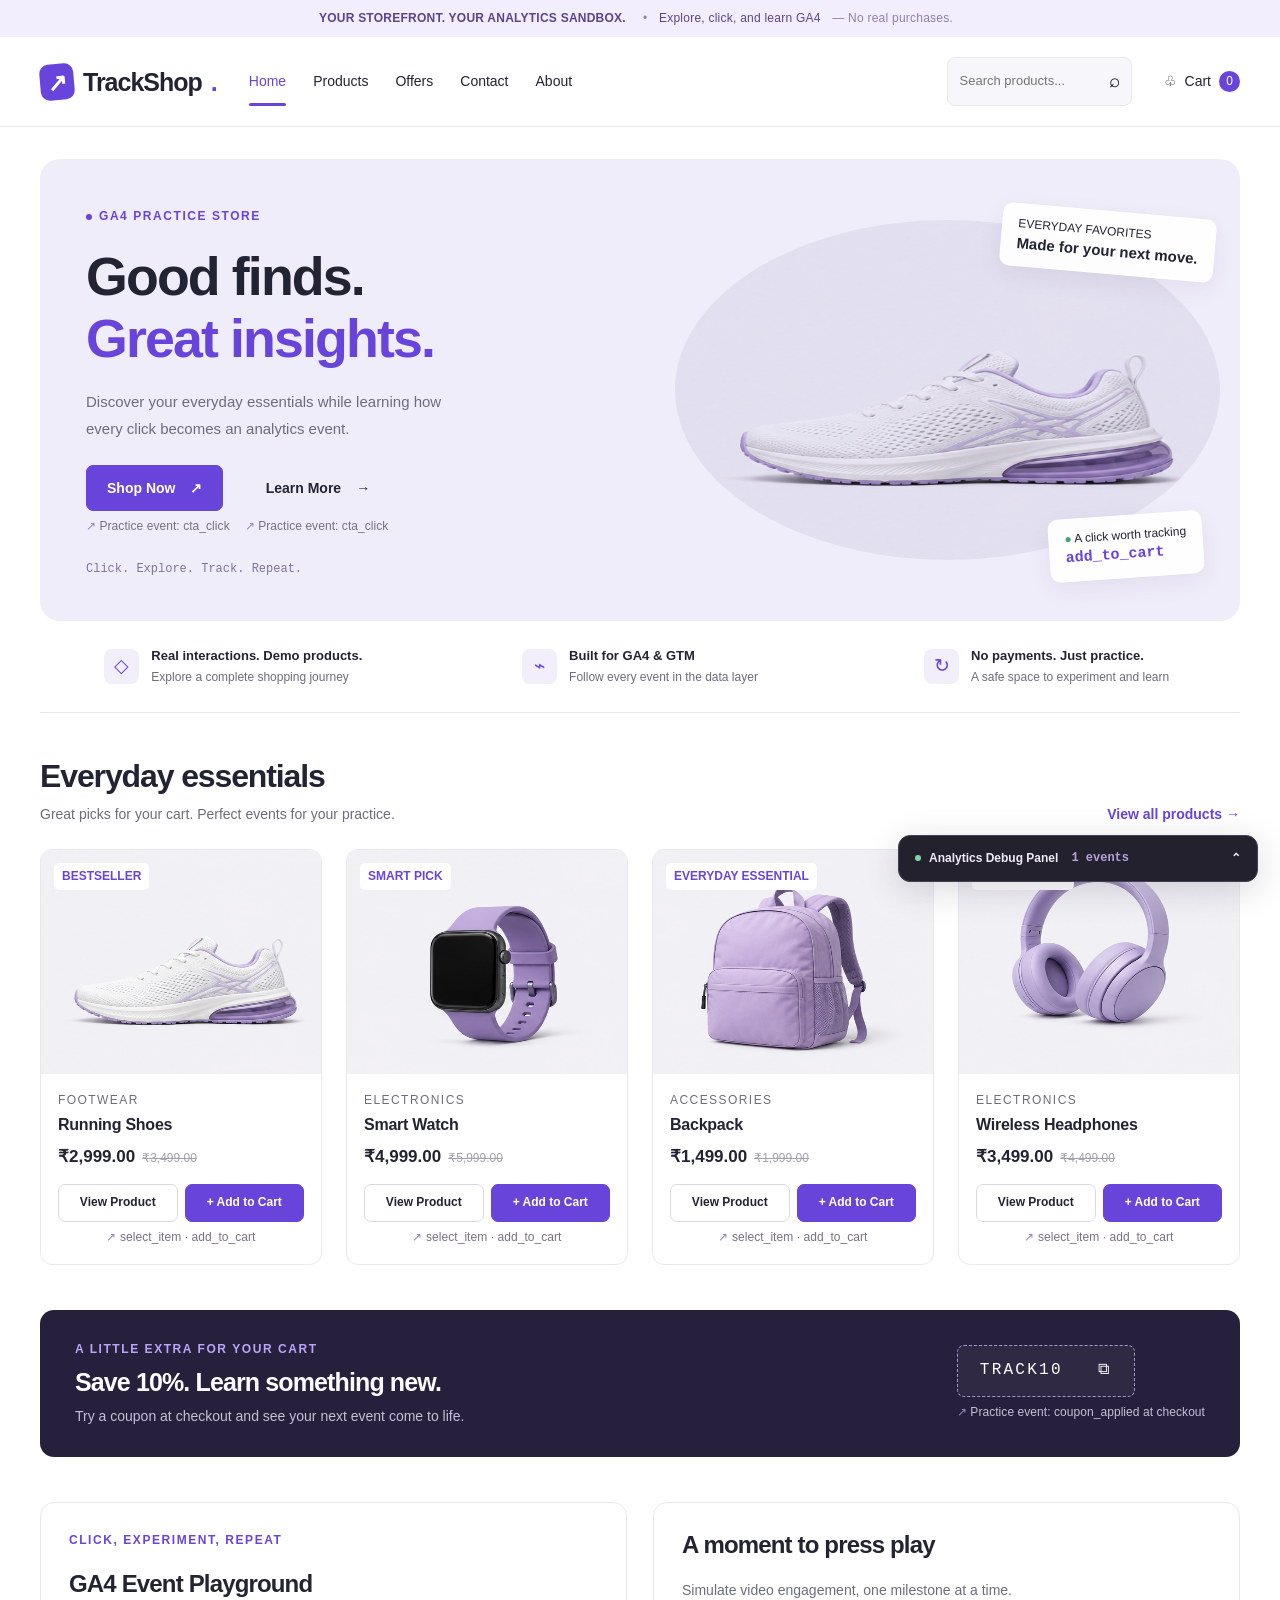
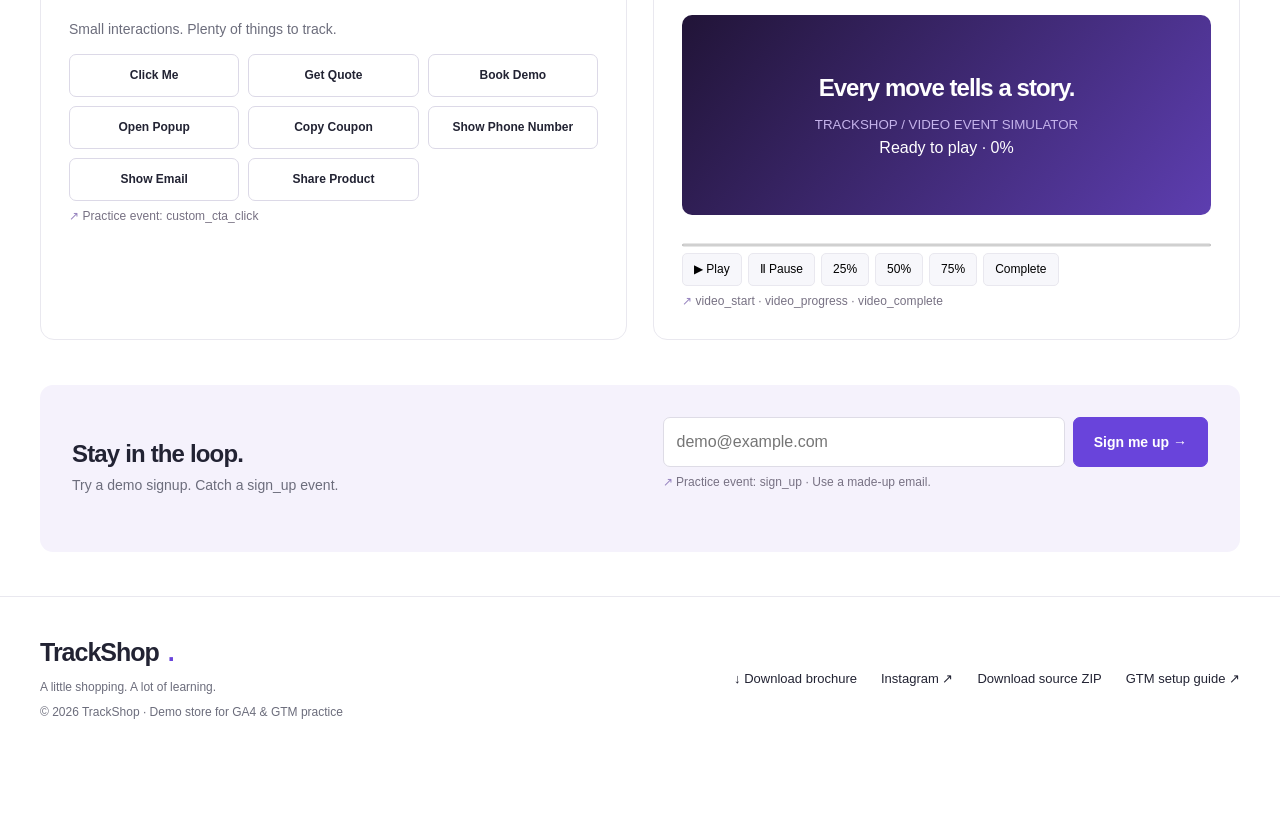
<file: index.html>
<!doctype html>
<html lang="en"><head><meta charset="utf-8"><meta name="viewport" content="width=device-width, initial-scale=1"><title>Home | TrackShop – GA4 Practice Store</title><meta name="description" content="Practice GA4 ecommerce events and Google Tag Manager with TrackShop, a frontend-only demo store.">
<!-- Initialize the data layer BEFORE the GTM snippet and before event pushes. -->
<!-- Meta Pixel Code -->
<script>
!function(f,b,e,v,n,t,s)
{if(f.fbq)return;n=f.fbq=function(){n.callMethod?
n.callMethod.apply(n,arguments):n.queue.push(arguments)};
if(!f._fbq)f._fbq=n;n.push=n;n.loaded=!0;n.version='2.0';
n.queue=[];t=b.createElement(e);t.async=!0;
t.src=v;s=b.getElementsByTagName(e)[0];
s.parentNode.insertBefore(t,s)}(window, document,'script',
'https://connect.facebook.net/en_US/fbevents.js');
fbq('init', '1648224213551762');
fbq('track', 'PageView');
</script>
<noscript><img height="1" width="1" style="display:none"
src="https://www.facebook.com/tr?id=1648224213551762&ev=PageView&noscript=1"
/></noscript>
<!-- End Meta Pixel Code -->
<script>window.dataLayer = window.dataLayer || [];</script>
<!-- Google Tag Manager -->
<script>(function(w,d,s,l,i){w[l]=w[l]||[];w[l].push({'gtm.start':
new Date().getTime(),event:'gtm.js'});var f=d.getElementsByTagName(s)[0],
j=d.createElement(s),dl=l!='dataLayer'?'&l='+l:'';j.async=true;j.src=
'https://www.googletagmanager.com/gtm.js?id='+i+dl;f.parentNode.insertBefore(j,f);
})(window,document,'script','dataLayer','GTM-KBS75N7K');</script>
<!-- End Google Tag Manager -->
<!-- GOOGLE TAG MANAGER: Paste your real GTM <script> snippet here, inside <head>. No container is installed by default. -->
<link rel="stylesheet" href="style.css"><script src="script.js" defer></script></head><body data-page="index">
<!-- Google Tag Manager (noscript) -->
<noscript><iframe src="https://www.googletagmanager.com/ns.html?id=GTM-KBS75N7K"
height="0" width="0" style="display:none;visibility:hidden"></iframe></noscript>
<!-- End Google Tag Manager (noscript) -->
<!-- GOOGLE TAG MANAGER: Paste your real GTM <noscript> snippet here, immediately after the opening <body> tag. -->
<div class="topbar"><strong>YOUR STOREFRONT. YOUR ANALYTICS SANDBOX.</strong><span>•</span> Explore, click, and learn GA4 <span>— No real purchases.</span></div>
<header class="header"><div class="wrap navrow"><a id="brand-home" class="brand" href="index.html" data-nav="Logo"><span class="brandmark">↗</span>TrackShop<span style="color:var(--purple)">.</span></a><button id="menu-toggle" class="icon-btn menu" aria-label="Toggle navigation" aria-expanded="false">☰</button><nav class="navlinks" aria-label="Main navigation"><a id="nav-home" href="index.html" data-nav="Home" class="active" aria-current="page">Home</a><a id="nav-products" href="products.html" data-nav="Products" class="">Products</a><a id="nav-offers" href="index.html#offers" data-nav="Offers" class="">Offers</a><a id="nav-contact" href="contact.html" data-nav="Contact" class="">Contact</a><a id="nav-about" href="about.html" data-nav="About" class="">About</a></nav><form id="search-form" class="search" role="search"><input id="search-input" name="q" type="search" placeholder="Search products..." aria-label="Search products"><button id="search-button" class="icon-btn" aria-label="Search" type="submit">⌕</button></form><a id="nav-cart" class="cart-link" href="cart.html" data-nav="Cart"><span aria-hidden="true">♧</span> Cart <span id="cart-count" class="count">0</span></a></div></header><main><div class="wrap"><section class="hero"><div class="hero-copy"><div class="eyebrow"><span class="dot"></span> GA4 PRACTICE STORE</div><h1>Good finds.<br><em>Great insights.</em></h1><p>Discover your everyday essentials while learning how every click becomes an analytics event.</p><div class="actions"><div><a id="shop-now" class="btn" href="products.html" data-cta="Shop Now">Shop Now <span>↗</span></a><small class="practice">Practice event: cta_click</small></div><div><a id="learn-more" class="btn plain" href="about.html" data-cta="Learn More">Learn More <span>→</span></a><small class="practice">Practice event: cta_click</small></div></div><div class="hero-note">Click. Explore. Track. Repeat.</div></div><div class="hero-art"><div class="product-art art-0" role="img" aria-label="White running shoe with violet accents"></div><div class="floating-label">EVERYDAY FAVORITES<strong>Made for your next move.</strong></div><div class="floating-label lower"><span style="color:#44a373">●</span> A click worth tracking<br><strong style="font-family:monospace;color:var(--purple)">add_to_cart</strong></div></div></section>
<div class="benefits"><div class="benefit"><span class="symbol">◇</span><div><strong>Real interactions. Demo products.</strong><small>Explore a complete shopping journey</small></div></div><div class="benefit"><span class="symbol">⌁</span><div><strong>Built for GA4 & GTM</strong><small>Follow every event in the data layer</small></div></div><div class="benefit"><span class="symbol">↻</span><div><strong>No payments. Just practice.</strong><small>A safe space to experiment and learn</small></div></div></div>
<section class="section"><div class="section-heading"><div><h2>Everyday essentials</h2><p>Great picks for your cart. Perfect events for your practice.</p></div><a id="view-all-products" href="products.html" class="text-link" data-cta="View all products">View all products →</a></div><div id="featured-products" class="grid home-grid"></div></section>
<section id="offers" class="offer"><div><div class="eyebrow" style="color:#baa4f7;margin-bottom:9px">A LITTLE EXTRA FOR YOUR CART</div><h2>Save 10%. Learn something new.</h2><p>Try a coupon at checkout and see your next event come to life.</p></div><div><button id="offer-copy-coupon" class="coupon">TRACK10 &nbsp; ⧉</button><small class="practice" style="color:#c6bfd7">Practice event: coupon_applied at checkout</small></div></section>
<section class="section split"><div class="panel"><div class="eyebrow">CLICK, EXPERIMENT, REPEAT</div><h2>GA4 Event Playground</h2><p>Small interactions. Plenty of things to track.</p><div class="playground"><button id="click-me" class="btn secondary" data-play="Click Me">Click Me</button><button id="get-quote" class="btn secondary" data-play="Get Quote">Get Quote</button><button id="book-demo" class="btn secondary" data-play="Book Demo">Book Demo</button><button id="open-popup" class="btn secondary" data-play="Open Popup">Open Popup</button><button id="copy-coupon" class="btn secondary" data-play="Copy Coupon">Copy Coupon</button><button id="show-phone" class="btn secondary" data-play="Show Phone Number">Show Phone Number</button><button id="show-email" class="btn secondary" data-play="Show Email">Show Email</button><button id="share-product" class="btn secondary" data-play="Share Product">Share Product</button></div><small class="practice">Practice event: custom_cta_click</small><p id="playground-output" class="status" role="status"></p></div><div class="panel"><h2>A moment to press play</h2><p>Simulate video engagement, one milestone at a time.</p><div class="video-screen"><strong>Every move tells a story.</strong><small>TRACKSHOP / VIDEO EVENT SIMULATOR</small><span id="video-state">Ready to play · 0%</span></div><progress id="video-progress" value="0" max="100" aria-label="Simulated video progress"></progress><div class="video-controls"><button id="video-play" data-video="play">▶ Play</button><button id="video-pause" data-video="pause">Ⅱ Pause</button><button id="video-25" data-video="25">25%</button><button id="video-50" data-video="50">50%</button><button id="video-75" data-video="75">75%</button><button id="video-complete" data-video="complete">Complete</button></div><small class="practice">video_start · video_progress · video_complete</small></div></section>
<section class="newsletter"><div><h2>Stay in the loop.</h2><p>Try a demo signup. Catch a sign_up event.</p></div><form id="newsletter-form"><div class="inline-form"><input id="newsletter-email" type="email" required placeholder="demo@example.com" aria-label="Demo email address"><button id="newsletter-submit" class="btn" type="submit">Sign me up →</button></div><small class="practice">Practice event: sign_up · Use a made-up email.</small><div id="newsletter-status" role="status" class="status"></div></form></section></div></main><footer><div class="wrap"><div><a id="footer-home" class="brand" href="index.html">TrackShop<span style="color:var(--purple)">.</span></a><p>A little shopping. A lot of learning.</p><p>© 2026 TrackShop · Demo store for GA4 & GTM practice</p></div><div class="links"><a id="download-brochure" href="assets/trackshop-brochure.txt" download>↓ Download brochure</a><a id="external-link" href="https://www.instagram.com/" target="_blank" rel="noopener noreferrer">Instagram ↗</a><a id="download-source" href="assets/trackshop-source.zip" download>Download source ZIP</a><a id="footer-guide" href="about.html#setup">GTM setup guide ↗</a></div></div></footer>
<details id="analytics-debug" class="debug"><summary id="debug-toggle"><span class="dot"></span> Analytics Debug Panel <span id="debug-count" class="debug-count">0 events</span></summary><div class="debug-body"><div class="debug-tools"><span>Live dataLayer events</span><button id="clear-events" type="button">Clear log</button></div><div id="event-list" class="event-list"></div><p class="debug-tip">Local activity log. Connect your own GTM container to send events to GA4.</p></div></details>
<div id="toast" class="toast" role="status" aria-live="polite"></div><dialog id="product-modal" aria-labelledby="product-title"><button id="close-product" class="dialog-close" aria-label="Close product">×</button><div id="product-detail"></div></dialog><dialog id="playground-modal" aria-labelledby="popup-title"><button id="close-popup" class="dialog-close" aria-label="Close popup">×</button><h2 id="popup-title">A little popup. Another event.</h2><p>Opening and closing this dialog pushes a custom interaction event. Find it in the Analytics Debug Panel.</p></dialog></body></html>
</file>
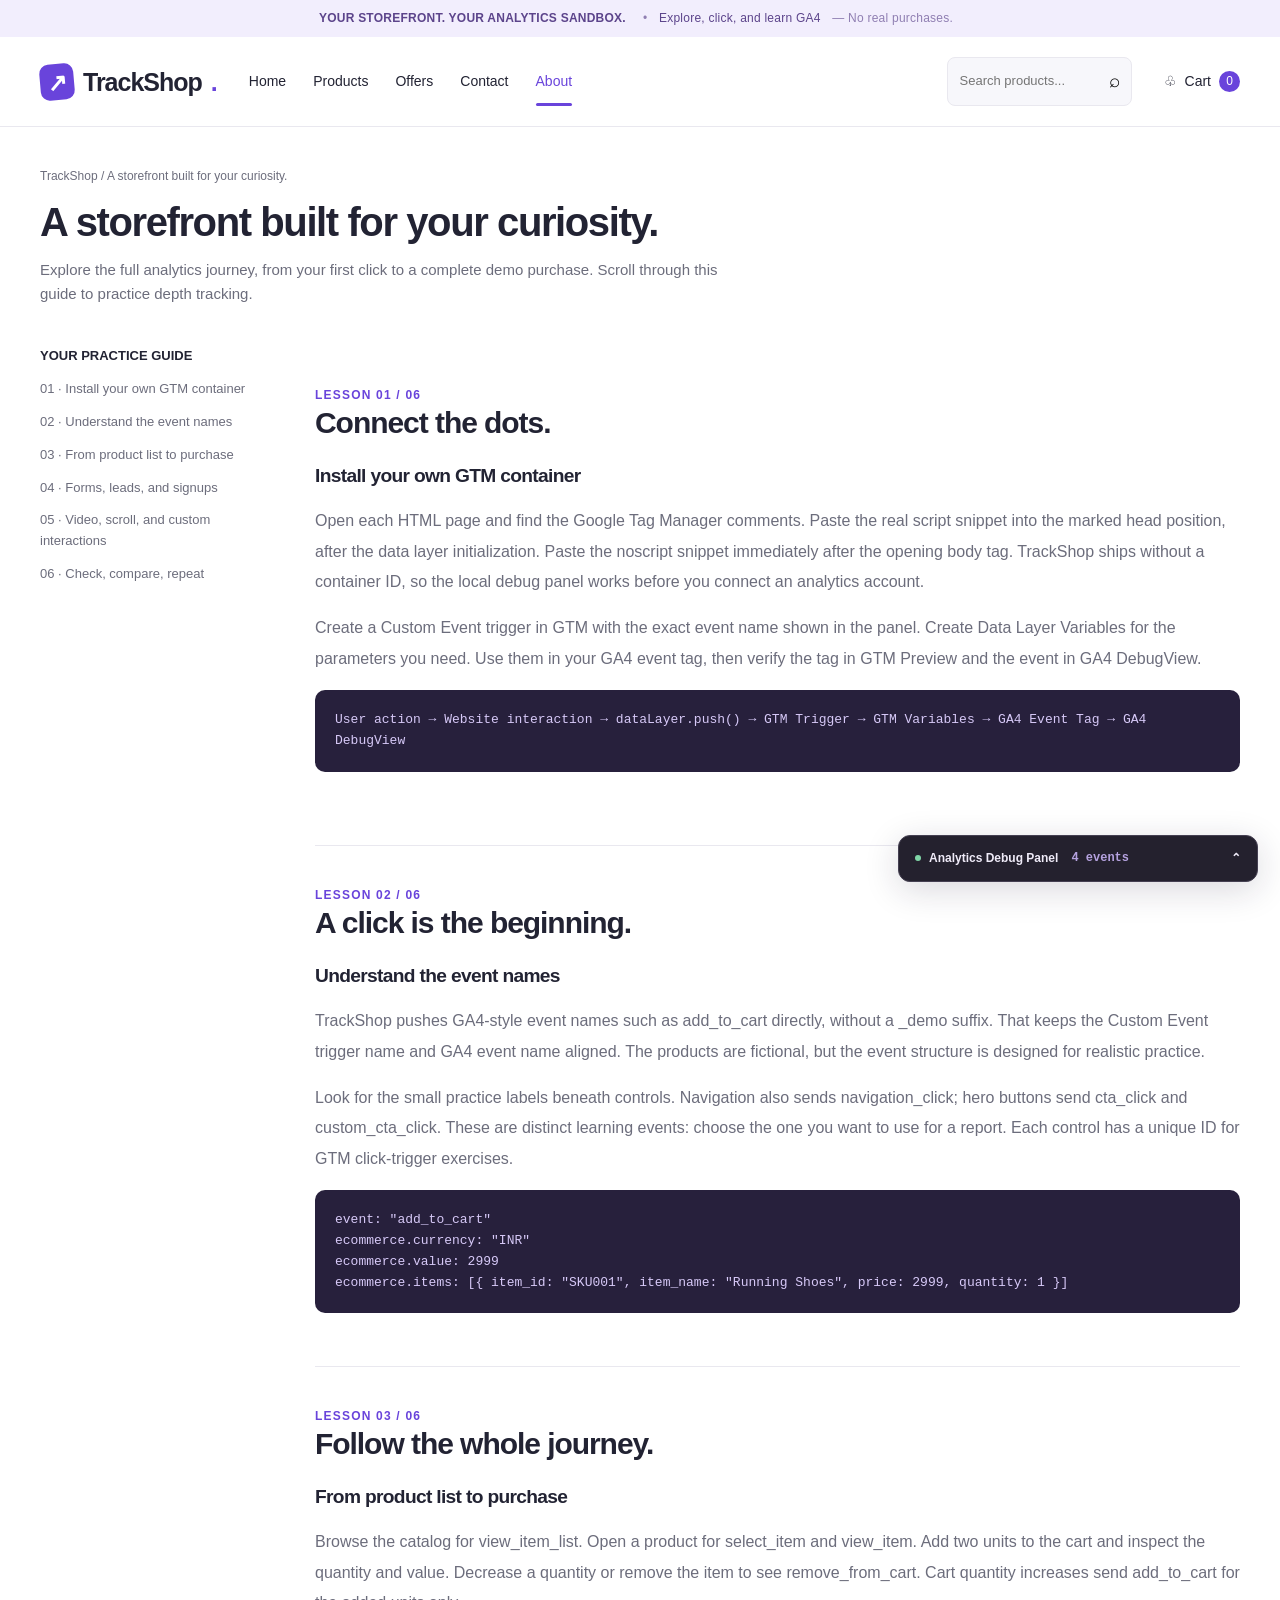
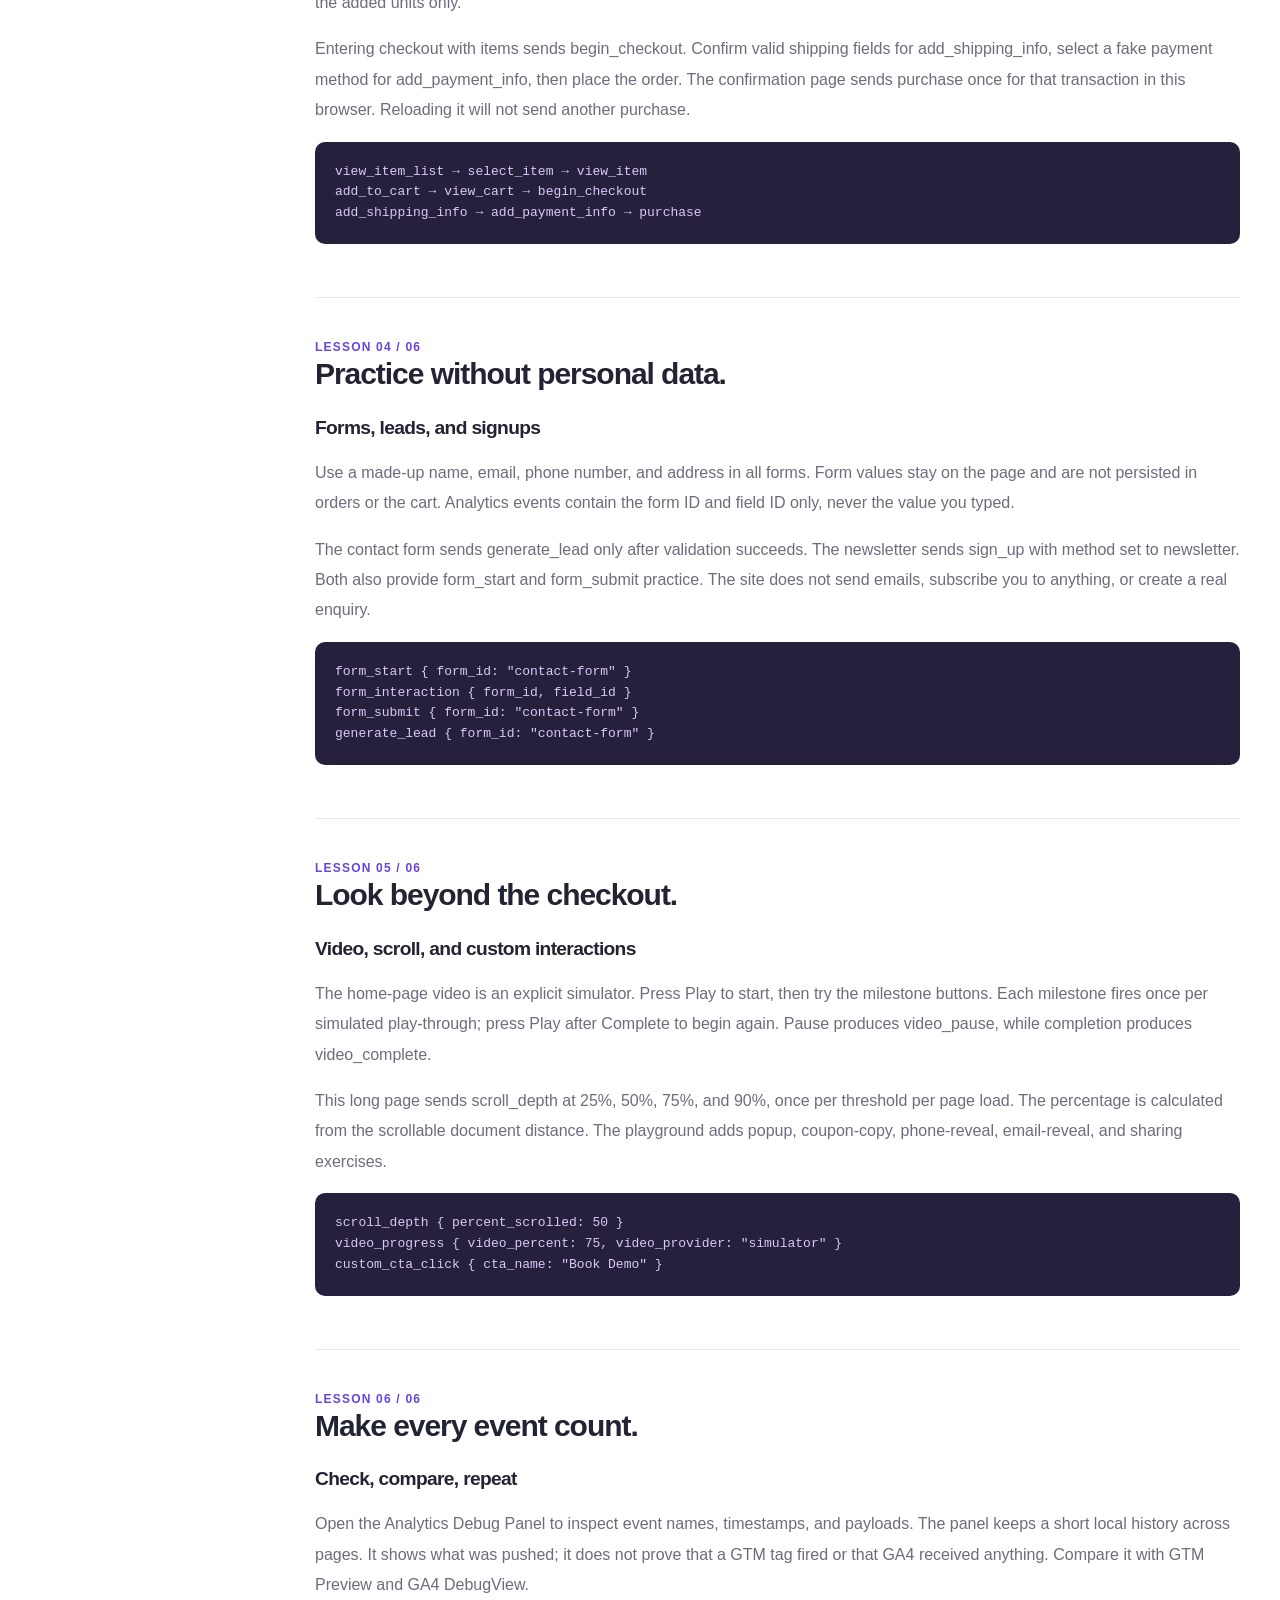
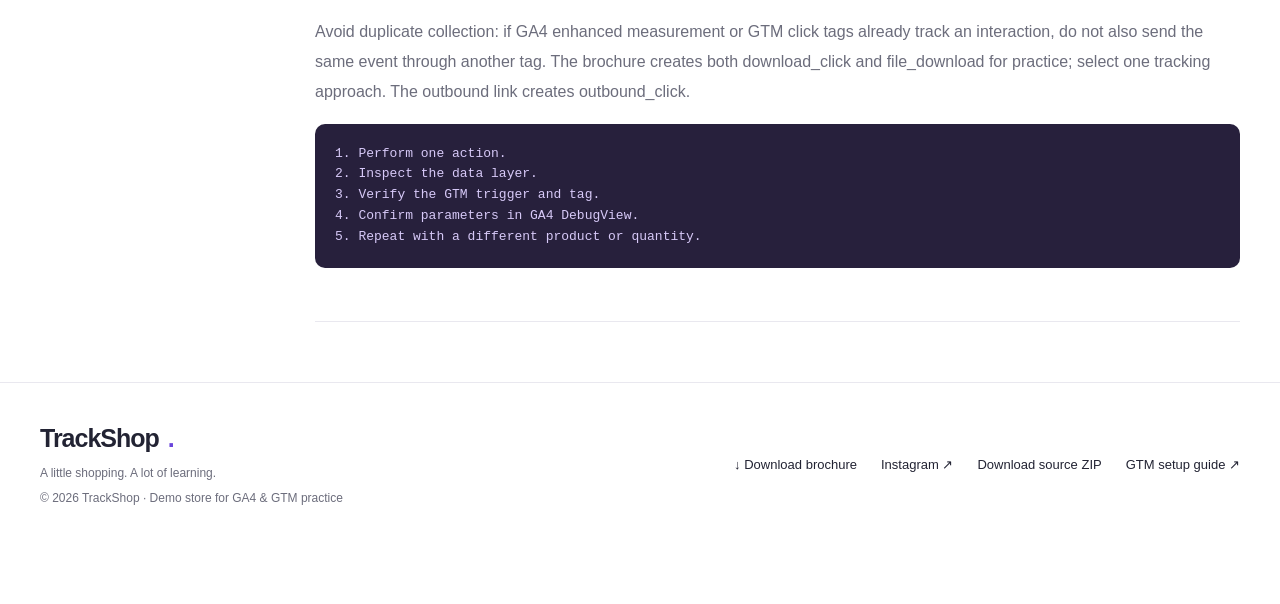
<file: about.html>
<!doctype html>
<html lang="en"><head><meta charset="utf-8"><meta name="viewport" content="width=device-width, initial-scale=1"><title>About & tracking guide | TrackShop – GA4 Practice Store</title><meta name="description" content="Practice GA4 ecommerce events and Google Tag Manager with TrackShop, a frontend-only demo store.">
<!-- Initialize the data layer BEFORE the GTM snippet and before event pushes. -->
<!-- Meta Pixel Code -->
<script>
!function(f,b,e,v,n,t,s)
{if(f.fbq)return;n=f.fbq=function(){n.callMethod?
n.callMethod.apply(n,arguments):n.queue.push(arguments)};
if(!f._fbq)f._fbq=n;n.push=n;n.loaded=!0;n.version='2.0';
n.queue=[];t=b.createElement(e);t.async=!0;
t.src=v;s=b.getElementsByTagName(e)[0];
s.parentNode.insertBefore(t,s)}(window, document,'script',
'https://connect.facebook.net/en_US/fbevents.js');
fbq('init', '1648224213551762');
fbq('track', 'PageView');
</script>
<noscript><img height="1" width="1" style="display:none"
src="https://www.facebook.com/tr?id=1648224213551762&ev=PageView&noscript=1"
/></noscript>
<!-- End Meta Pixel Code -->
<script>window.dataLayer = window.dataLayer || [];</script>
<!-- Google Tag Manager -->
<script>(function(w,d,s,l,i){w[l]=w[l]||[];w[l].push({'gtm.start':
new Date().getTime(),event:'gtm.js'});var f=d.getElementsByTagName(s)[0],
j=d.createElement(s),dl=l!='dataLayer'?'&l='+l:'';j.async=true;j.src=
'https://www.googletagmanager.com/gtm.js?id='+i+dl;f.parentNode.insertBefore(j,f);
})(window,document,'script','dataLayer','GTM-KBS75N7K');</script>
<!-- End Google Tag Manager -->
<!-- GOOGLE TAG MANAGER: Paste your real GTM <script> snippet here, inside <head>. No container is installed by default. -->
<link rel="stylesheet" href="style.css"><script src="script.js" defer></script></head><body data-page="about">
<!-- Google Tag Manager (noscript) -->
<noscript><iframe src="https://www.googletagmanager.com/ns.html?id=GTM-KBS75N7K"
height="0" width="0" style="display:none;visibility:hidden"></iframe></noscript>
<!-- End Google Tag Manager (noscript) -->
<!-- GOOGLE TAG MANAGER: Paste your real GTM <noscript> snippet here, immediately after the opening <body> tag. -->
<div class="topbar"><strong>YOUR STOREFRONT. YOUR ANALYTICS SANDBOX.</strong><span>•</span> Explore, click, and learn GA4 <span>— No real purchases.</span></div>
<header class="header"><div class="wrap navrow"><a id="brand-home" class="brand" href="index.html" data-nav="Logo"><span class="brandmark">↗</span>TrackShop<span style="color:var(--purple)">.</span></a><button id="menu-toggle" class="icon-btn menu" aria-label="Toggle navigation" aria-expanded="false">☰</button><nav class="navlinks" aria-label="Main navigation"><a id="nav-home" href="index.html" data-nav="Home" class="">Home</a><a id="nav-products" href="products.html" data-nav="Products" class="">Products</a><a id="nav-offers" href="index.html#offers" data-nav="Offers" class="">Offers</a><a id="nav-contact" href="contact.html" data-nav="Contact" class="">Contact</a><a id="nav-about" href="about.html" data-nav="About" class="active" aria-current="page">About</a></nav><form id="search-form" class="search" role="search"><input id="search-input" name="q" type="search" placeholder="Search products..." aria-label="Search products"><button id="search-button" class="icon-btn" aria-label="Search" type="submit">⌕</button></form><a id="nav-cart" class="cart-link" href="cart.html" data-nav="Cart"><span aria-hidden="true">♧</span> Cart <span id="cart-count" class="count">0</span></a></div></header><main><div class="wrap page-head"><div class="breadcrumb">TrackShop / A storefront built for your curiosity.</div><h1>A storefront built for your curiosity.</h1><p>Explore the full analytics journey, from your first click to a complete demo purchase. Scroll through this guide to practice depth tracking.</p></div><div class="wrap about-layout"><nav class="about-nav" aria-label="Guide sections"><strong>YOUR PRACTICE GUIDE</strong><a id="guide-link-setup" href="#setup">01 · Install your own GTM container</a><a id="guide-link-events" href="#events">02 · Understand the event names</a><a id="guide-link-ecommerce" href="#ecommerce">03 · From product list to purchase</a><a id="guide-link-forms" href="#forms">04 · Forms, leads, and signups</a><a id="guide-link-engagement" href="#engagement">05 · Video, scroll, and custom interactions</a><a id="guide-link-verify" href="#verify">06 · Check, compare, repeat</a></nav><article><section id="setup" class="lesson"><div class="step-no">LESSON 01 / 06</div><h2>Connect the dots.</h2><h3>Install your own GTM container</h3><p>Open each HTML page and find the Google Tag Manager comments. Paste the real script snippet into the marked head position, after the data layer initialization. Paste the noscript snippet immediately after the opening body tag. TrackShop ships without a container ID, so the local debug panel works before you connect an analytics account.</p><p>Create a Custom Event trigger in GTM with the exact event name shown in the panel. Create Data Layer Variables for the parameters you need. Use them in your GA4 event tag, then verify the tag in GTM Preview and the event in GA4 DebugView.</p><pre class="code">User action → Website interaction → dataLayer.push() → GTM Trigger → GTM Variables → GA4 Event Tag → GA4 DebugView</pre></section><section id="events" class="lesson"><div class="step-no">LESSON 02 / 06</div><h2>A click is the beginning.</h2><h3>Understand the event names</h3><p>TrackShop pushes GA4-style event names such as add_to_cart directly, without a _demo suffix. That keeps the Custom Event trigger name and GA4 event name aligned. The products are fictional, but the event structure is designed for realistic practice.</p><p>Look for the small practice labels beneath controls. Navigation also sends navigation_click; hero buttons send cta_click and custom_cta_click. These are distinct learning events: choose the one you want to use for a report. Each control has a unique ID for GTM click-trigger exercises.</p><pre class="code">event: "add_to_cart"
ecommerce.currency: "INR"
ecommerce.value: 2999
ecommerce.items: [{ item_id: "SKU001", item_name: "Running Shoes", price: 2999, quantity: 1 }]</pre></section><section id="ecommerce" class="lesson"><div class="step-no">LESSON 03 / 06</div><h2>Follow the whole journey.</h2><h3>From product list to purchase</h3><p>Browse the catalog for view_item_list. Open a product for select_item and view_item. Add two units to the cart and inspect the quantity and value. Decrease a quantity or remove the item to see remove_from_cart. Cart quantity increases send add_to_cart for the added units only.</p><p>Entering checkout with items sends begin_checkout. Confirm valid shipping fields for add_shipping_info, select a fake payment method for add_payment_info, then place the order. The confirmation page sends purchase once for that transaction in this browser. Reloading it will not send another purchase.</p><pre class="code">view_item_list → select_item → view_item
add_to_cart → view_cart → begin_checkout
add_shipping_info → add_payment_info → purchase</pre></section><section id="forms" class="lesson"><div class="step-no">LESSON 04 / 06</div><h2>Practice without personal data.</h2><h3>Forms, leads, and signups</h3><p>Use a made-up name, email, phone number, and address in all forms. Form values stay on the page and are not persisted in orders or the cart. Analytics events contain the form ID and field ID only, never the value you typed.</p><p>The contact form sends generate_lead only after validation succeeds. The newsletter sends sign_up with method set to newsletter. Both also provide form_start and form_submit practice. The site does not send emails, subscribe you to anything, or create a real enquiry.</p><pre class="code">form_start { form_id: "contact-form" }
form_interaction { form_id, field_id }
form_submit { form_id: "contact-form" }
generate_lead { form_id: "contact-form" }</pre></section><section id="engagement" class="lesson"><div class="step-no">LESSON 05 / 06</div><h2>Look beyond the checkout.</h2><h3>Video, scroll, and custom interactions</h3><p>The home-page video is an explicit simulator. Press Play to start, then try the milestone buttons. Each milestone fires once per simulated play-through; press Play after Complete to begin again. Pause produces video_pause, while completion produces video_complete.</p><p>This long page sends scroll_depth at 25%, 50%, 75%, and 90%, once per threshold per page load. The percentage is calculated from the scrollable document distance. The playground adds popup, coupon-copy, phone-reveal, email-reveal, and sharing exercises.</p><pre class="code">scroll_depth { percent_scrolled: 50 }
video_progress { video_percent: 75, video_provider: "simulator" }
custom_cta_click { cta_name: "Book Demo" }</pre></section><section id="verify" class="lesson"><div class="step-no">LESSON 06 / 06</div><h2>Make every event count.</h2><h3>Check, compare, repeat</h3><p>Open the Analytics Debug Panel to inspect event names, timestamps, and payloads. The panel keeps a short local history across pages. It shows what was pushed; it does not prove that a GTM tag fired or that GA4 received anything. Compare it with GTM Preview and GA4 DebugView.</p><p>Avoid duplicate collection: if GA4 enhanced measurement or GTM click tags already track an interaction, do not also send the same event through another tag. The brochure creates both download_click and file_download for practice; select one tracking approach. The outbound link creates outbound_click.</p><pre class="code">1. Perform one action.
2. Inspect the data layer.
3. Verify the GTM trigger and tag.
4. Confirm parameters in GA4 DebugView.
5. Repeat with a different product or quantity.</pre></section></article></div></main><footer><div class="wrap"><div><a id="footer-home" class="brand" href="index.html">TrackShop<span style="color:var(--purple)">.</span></a><p>A little shopping. A lot of learning.</p><p>© 2026 TrackShop · Demo store for GA4 & GTM practice</p></div><div class="links"><a id="download-brochure" href="assets/trackshop-brochure.txt" download>↓ Download brochure</a><a id="external-link" href="https://www.instagram.com/" target="_blank" rel="noopener noreferrer">Instagram ↗</a><a id="download-source" href="assets/trackshop-source.zip" download>Download source ZIP</a><a id="footer-guide" href="about.html#setup">GTM setup guide ↗</a></div></div></footer>
<details id="analytics-debug" class="debug"><summary id="debug-toggle"><span class="dot"></span> Analytics Debug Panel <span id="debug-count" class="debug-count">0 events</span></summary><div class="debug-body"><div class="debug-tools"><span>Live dataLayer events</span><button id="clear-events" type="button">Clear log</button></div><div id="event-list" class="event-list"></div><p class="debug-tip">Local activity log. Connect your own GTM container to send events to GA4.</p></div></details>
<div id="toast" class="toast" role="status" aria-live="polite"></div><dialog id="product-modal" aria-labelledby="product-title"><button id="close-product" class="dialog-close" aria-label="Close product">×</button><div id="product-detail"></div></dialog><dialog id="playground-modal" aria-labelledby="popup-title"><button id="close-popup" class="dialog-close" aria-label="Close popup">×</button><h2 id="popup-title">A little popup. Another event.</h2><p>Opening and closing this dialog pushes a custom interaction event. Find it in the Analytics Debug Panel.</p></dialog></body></html>
</file>
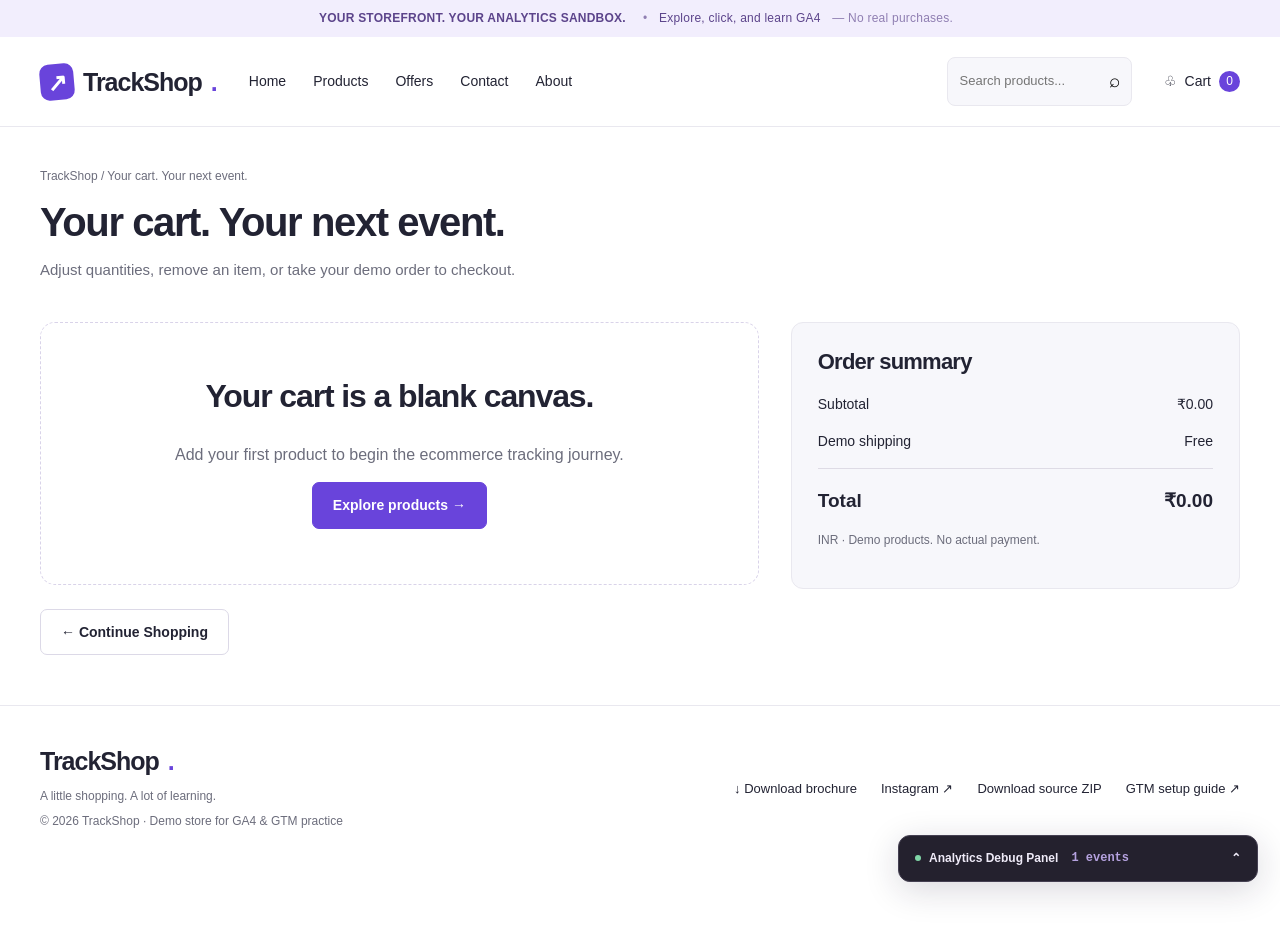
<file: cart.html>
<!doctype html>
<html lang="en"><head><meta charset="utf-8"><meta name="viewport" content="width=device-width, initial-scale=1"><title>Your cart | TrackShop – GA4 Practice Store</title><meta name="description" content="Practice GA4 ecommerce events and Google Tag Manager with TrackShop, a frontend-only demo store.">
<!-- Initialize the data layer BEFORE the GTM snippet and before event pushes. -->
<!-- Meta Pixel Code -->
<script>
!function(f,b,e,v,n,t,s)
{if(f.fbq)return;n=f.fbq=function(){n.callMethod?
n.callMethod.apply(n,arguments):n.queue.push(arguments)};
if(!f._fbq)f._fbq=n;n.push=n;n.loaded=!0;n.version='2.0';
n.queue=[];t=b.createElement(e);t.async=!0;
t.src=v;s=b.getElementsByTagName(e)[0];
s.parentNode.insertBefore(t,s)}(window, document,'script',
'https://connect.facebook.net/en_US/fbevents.js');
fbq('init', '1648224213551762');
fbq('track', 'PageView');
</script>
<noscript><img height="1" width="1" style="display:none"
src="https://www.facebook.com/tr?id=1648224213551762&ev=PageView&noscript=1"
/></noscript>
<!-- End Meta Pixel Code -->
<script>window.dataLayer = window.dataLayer || [];</script>
<!-- Google Tag Manager -->
<script>(function(w,d,s,l,i){w[l]=w[l]||[];w[l].push({'gtm.start':
new Date().getTime(),event:'gtm.js'});var f=d.getElementsByTagName(s)[0],
j=d.createElement(s),dl=l!='dataLayer'?'&l='+l:'';j.async=true;j.src=
'https://www.googletagmanager.com/gtm.js?id='+i+dl;f.parentNode.insertBefore(j,f);
})(window,document,'script','dataLayer','GTM-KBS75N7K');</script>
<!-- End Google Tag Manager -->
<!-- GOOGLE TAG MANAGER: Paste your real GTM <script> snippet here, inside <head>. No container is installed by default. -->
<link rel="stylesheet" href="style.css"><script src="script.js" defer></script></head><body data-page="cart">
 <!-- Google Tag Manager (noscript) -->
<noscript><iframe src="https://www.googletagmanager.com/ns.html?id=GTM-KBS75N7K"
height="0" width="0" style="display:none;visibility:hidden"></iframe></noscript>
<!-- End Google Tag Manager (noscript) --> 
<!-- GOOGLE TAG MANAGER: Paste your real GTM <noscript> snippet here, immediately after the opening <body> tag. -->
<div class="topbar"><strong>YOUR STOREFRONT. YOUR ANALYTICS SANDBOX.</strong><span>•</span> Explore, click, and learn GA4 <span>— No real purchases.</span></div>
<header class="header"><div class="wrap navrow"><a id="brand-home" class="brand" href="index.html" data-nav="Logo"><span class="brandmark">↗</span>TrackShop<span style="color:var(--purple)">.</span></a><button id="menu-toggle" class="icon-btn menu" aria-label="Toggle navigation" aria-expanded="false">☰</button><nav class="navlinks" aria-label="Main navigation"><a id="nav-home" href="index.html" data-nav="Home" class="">Home</a><a id="nav-products" href="products.html" data-nav="Products" class="">Products</a><a id="nav-offers" href="index.html#offers" data-nav="Offers" class="">Offers</a><a id="nav-contact" href="contact.html" data-nav="Contact" class="">Contact</a><a id="nav-about" href="about.html" data-nav="About" class="">About</a></nav><form id="search-form" class="search" role="search"><input id="search-input" name="q" type="search" placeholder="Search products..." aria-label="Search products"><button id="search-button" class="icon-btn" aria-label="Search" type="submit">⌕</button></form><a id="nav-cart" class="cart-link" href="cart.html" data-nav="Cart"><span aria-hidden="true">♧</span> Cart <span id="cart-count" class="count">0</span></a></div></header><main><div class="wrap page-head"><div class="breadcrumb">TrackShop / Your cart. Your next event.</div><h1>Your cart. Your next event.</h1><p>Adjust quantities, remove an item, or take your demo order to checkout.</p></div><div class="wrap cart-layout"><div><div id="cart-items"></div><a id="continue-shopping-cart" href="products.html" class="btn secondary" style="margin-top:24px">← Continue Shopping</a></div><aside id="cart-summary" class="summary"></aside></div></main><footer><div class="wrap"><div><a id="footer-home" class="brand" href="index.html">TrackShop<span style="color:var(--purple)">.</span></a><p>A little shopping. A lot of learning.</p><p>© 2026 TrackShop · Demo store for GA4 & GTM practice</p></div><div class="links"><a id="download-brochure" href="assets/trackshop-brochure.txt" download>↓ Download brochure</a><a id="external-link" href="https://www.instagram.com/" target="_blank" rel="noopener noreferrer">Instagram ↗</a><a id="download-source" href="assets/trackshop-source.zip" download>Download source ZIP</a><a id="footer-guide" href="about.html#setup">GTM setup guide ↗</a></div></div></footer>
<details id="analytics-debug" class="debug"><summary id="debug-toggle"><span class="dot"></span> Analytics Debug Panel <span id="debug-count" class="debug-count">0 events</span></summary><div class="debug-body"><div class="debug-tools"><span>Live dataLayer events</span><button id="clear-events" type="button">Clear log</button></div><div id="event-list" class="event-list"></div><p class="debug-tip">Local activity log. Connect your own GTM container to send events to GA4.</p></div></details>
<div id="toast" class="toast" role="status" aria-live="polite"></div><dialog id="product-modal" aria-labelledby="product-title"><button id="close-product" class="dialog-close" aria-label="Close product">×</button><div id="product-detail"></div></dialog><dialog id="playground-modal" aria-labelledby="popup-title"><button id="close-popup" class="dialog-close" aria-label="Close popup">×</button><h2 id="popup-title">A little popup. Another event.</h2><p>Opening and closing this dialog pushes a custom interaction event. Find it in the Analytics Debug Panel.</p></dialog></body></html>
</file>
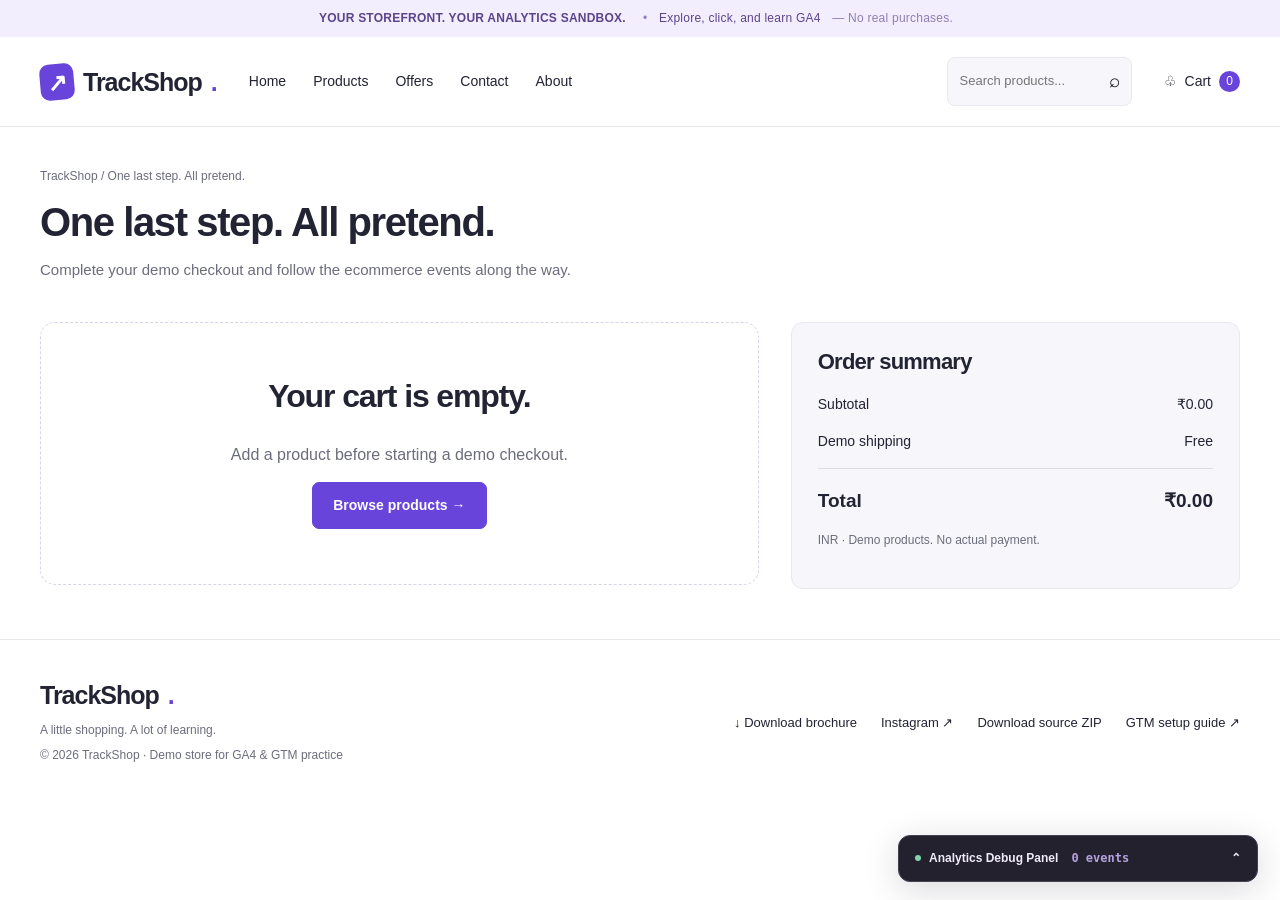
<file: checkout.html>
<!doctype html>
<html lang="en"><head><meta charset="utf-8"><meta name="viewport" content="width=device-width, initial-scale=1"><title>Checkout | TrackShop – GA4 Practice Store</title><meta name="description" content="Practice GA4 ecommerce events and Google Tag Manager with TrackShop, a frontend-only demo store.">
<!-- Initialize the data layer BEFORE the GTM snippet and before event pushes. -->
<!-- Meta Pixel Code -->
<script>
!function(f,b,e,v,n,t,s)
{if(f.fbq)return;n=f.fbq=function(){n.callMethod?
n.callMethod.apply(n,arguments):n.queue.push(arguments)};
if(!f._fbq)f._fbq=n;n.push=n;n.loaded=!0;n.version='2.0';
n.queue=[];t=b.createElement(e);t.async=!0;
t.src=v;s=b.getElementsByTagName(e)[0];
s.parentNode.insertBefore(t,s)}(window, document,'script',
'https://connect.facebook.net/en_US/fbevents.js');
fbq('init', '1648224213551762');
fbq('track', 'PageView');
</script>
<noscript><img height="1" width="1" style="display:none"
src="https://www.facebook.com/tr?id=1648224213551762&ev=PageView&noscript=1"
/></noscript>
<!-- End Meta Pixel Code -->
<script>window.dataLayer = window.dataLayer || [];</script>
<!-- Google Tag Manager -->
<script>(function(w,d,s,l,i){w[l]=w[l]||[];w[l].push({'gtm.start':
new Date().getTime(),event:'gtm.js'});var f=d.getElementsByTagName(s)[0],
j=d.createElement(s),dl=l!='dataLayer'?'&l='+l:'';j.async=true;j.src=
'https://www.googletagmanager.com/gtm.js?id='+i+dl;f.parentNode.insertBefore(j,f);
})(window,document,'script','dataLayer','GTM-KBS75N7K');</script>
<!-- End Google Tag Manager -->
<!-- GOOGLE TAG MANAGER: Paste your real GTM <script> snippet here, inside <head>. No container is installed by default. -->
<link rel="stylesheet" href="style.css"><script src="script.js" defer></script></head><body data-page="checkout">
<!-- Google Tag Manager (noscript) -->
<noscript><iframe src="https://www.googletagmanager.com/ns.html?id=GTM-KBS75N7K"
height="0" width="0" style="display:none;visibility:hidden"></iframe></noscript>
<!-- End Google Tag Manager (noscript) -->
<!-- GOOGLE TAG MANAGER: Paste your real GTM <noscript> snippet here, immediately after the opening <body> tag. -->
<div class="topbar"><strong>YOUR STOREFRONT. YOUR ANALYTICS SANDBOX.</strong><span>•</span> Explore, click, and learn GA4 <span>— No real purchases.</span></div>
<header class="header"><div class="wrap navrow"><a id="brand-home" class="brand" href="index.html" data-nav="Logo"><span class="brandmark">↗</span>TrackShop<span style="color:var(--purple)">.</span></a><button id="menu-toggle" class="icon-btn menu" aria-label="Toggle navigation" aria-expanded="false">☰</button><nav class="navlinks" aria-label="Main navigation"><a id="nav-home" href="index.html" data-nav="Home" class="">Home</a><a id="nav-products" href="products.html" data-nav="Products" class="">Products</a><a id="nav-offers" href="index.html#offers" data-nav="Offers" class="">Offers</a><a id="nav-contact" href="contact.html" data-nav="Contact" class="">Contact</a><a id="nav-about" href="about.html" data-nav="About" class="">About</a></nav><form id="search-form" class="search" role="search"><input id="search-input" name="q" type="search" placeholder="Search products..." aria-label="Search products"><button id="search-button" class="icon-btn" aria-label="Search" type="submit">⌕</button></form><a id="nav-cart" class="cart-link" href="cart.html" data-nav="Cart"><span aria-hidden="true">♧</span> Cart <span id="cart-count" class="count">0</span></a></div></header><main><div class="wrap page-head"><div class="breadcrumb">TrackShop / One last step. All pretend.</div><h1>One last step. All pretend.</h1><p>Complete your demo checkout and follow the ecommerce events along the way.</p></div><div class="wrap checkout-layout"><form id="checkout-form"><div class="notice">Training checkout — use made-up details. No payment will be taken, and personal form values are never added to the data layer.</div><fieldset><legend>1. Shipping details</legend><div class="form-grid"><div class=""><label for="checkout-name">Name</label><input id="checkout-name" name="name" type="text" placeholder="Alex Demo" required maxlength="150" autocomplete="off"></div><div class=""><label for="checkout-email">Email</label><input id="checkout-email" name="email" type="email" placeholder="demo@example.com" required maxlength="150" autocomplete="off"></div><div class=""><label for="checkout-phone">Phone</label><input id="checkout-phone" name="phone" type="tel" placeholder="0000000000" required maxlength="150" autocomplete="off"></div><div class=""><label for="checkout-city">City</label><input id="checkout-city" name="city" type="text" placeholder="Demo City" required maxlength="150" autocomplete="off"></div><div class="full"><label for="checkout-address">Address</label><input id="checkout-address" name="address" type="text" placeholder="123 Example Street" required maxlength="150" autocomplete="off"></div></div><button id="confirm-shipping" type="button" class="btn secondary" style="margin-top:20px">Confirm shipping →</button><small class="practice">Practice event: add_shipping_info</small><div id="shipping-status" class="status" role="status"></div></fieldset><fieldset><legend>2. A little demo discount</legend><label for="coupon-code">Coupon code</label><div class="inline-form"><input id="coupon-code" type="text" placeholder="Try TRACK10" maxlength="30"><button id="apply-coupon" type="button" class="btn secondary">Apply</button></div><small class="practice">Practice event: coupon_applied</small><div id="coupon-status" class="status" role="status"></div></fieldset><fieldset><legend>3. Payment method</legend><p class="small">Choose a pretend method. No card number, UPI ID, or payment details are requested.</p><div class="payment-options"><label for="payment-0"><input id="payment-0" type="radio" name="payment" value="Credit Card" required> Credit Card</label><label for="payment-1"><input id="payment-1" type="radio" name="payment" value="UPI" required> UPI</label><label for="payment-2"><input id="payment-2" type="radio" name="payment" value="Cash on Delivery" required> Cash on Delivery</label></div><small class="practice">Practice event: add_payment_info</small></fieldset><button id="place-order" class="btn" type="submit">Place Demo Order →</button><small class="practice">Practice event: purchase</small><div id="checkout-status" class="status" role="status"></div></form><aside id="checkout-summary" class="summary"></aside></div></main><footer><div class="wrap"><div><a id="footer-home" class="brand" href="index.html">TrackShop<span style="color:var(--purple)">.</span></a><p>A little shopping. A lot of learning.</p><p>© 2026 TrackShop · Demo store for GA4 & GTM practice</p></div><div class="links"><a id="download-brochure" href="assets/trackshop-brochure.txt" download>↓ Download brochure</a><a id="external-link" href="https://www.instagram.com/" target="_blank" rel="noopener noreferrer">Instagram ↗</a><a id="download-source" href="assets/trackshop-source.zip" download>Download source ZIP</a><a id="footer-guide" href="about.html#setup">GTM setup guide ↗</a></div></div></footer>
<details id="analytics-debug" class="debug"><summary id="debug-toggle"><span class="dot"></span> Analytics Debug Panel <span id="debug-count" class="debug-count">0 events</span></summary><div class="debug-body"><div class="debug-tools"><span>Live dataLayer events</span><button id="clear-events" type="button">Clear log</button></div><div id="event-list" class="event-list"></div><p class="debug-tip">Local activity log. Connect your own GTM container to send events to GA4.</p></div></details>
<div id="toast" class="toast" role="status" aria-live="polite"></div><dialog id="product-modal" aria-labelledby="product-title"><button id="close-product" class="dialog-close" aria-label="Close product">×</button><div id="product-detail"></div></dialog><dialog id="playground-modal" aria-labelledby="popup-title"><button id="close-popup" class="dialog-close" aria-label="Close popup">×</button><h2 id="popup-title">A little popup. Another event.</h2><p>Opening and closing this dialog pushes a custom interaction event. Find it in the Analytics Debug Panel.</p></dialog></body></html>
</file>
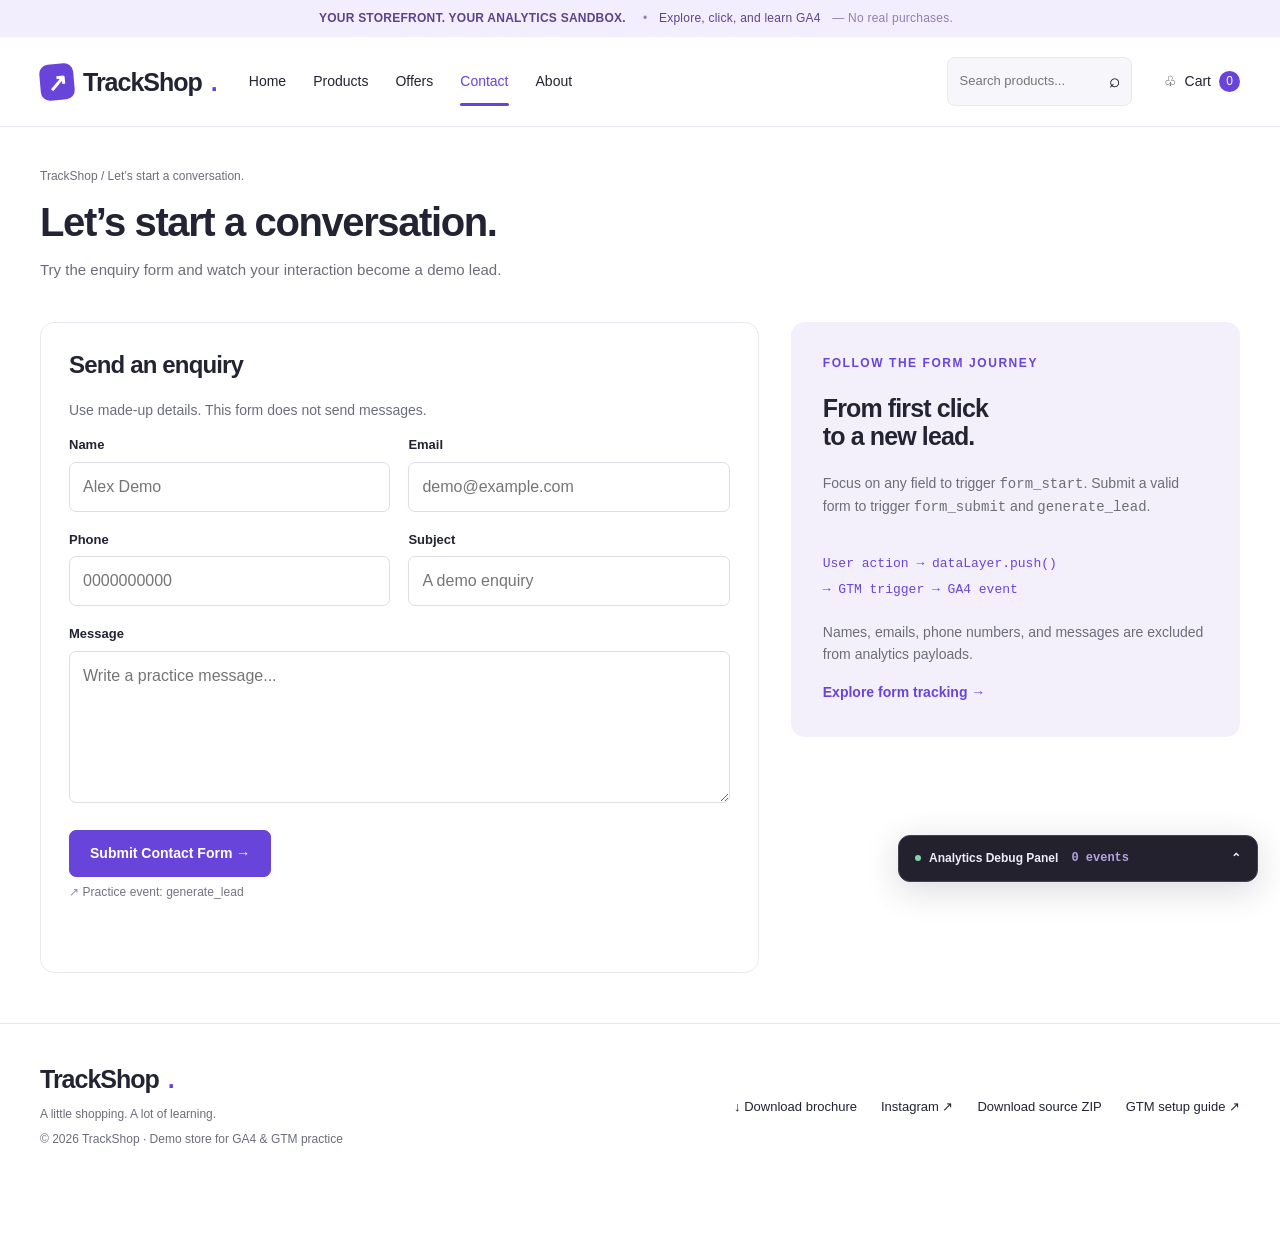
<file: contact.html>
<!doctype html>
<html lang="en"><head><meta charset="utf-8"><meta name="viewport" content="width=device-width, initial-scale=1"><title>Contact | TrackShop – GA4 Practice Store</title><meta name="description" content="Practice GA4 ecommerce events and Google Tag Manager with TrackShop, a frontend-only demo store.">
<!-- Initialize the data layer BEFORE the GTM snippet and before event pushes. -->
<!-- Meta Pixel Code -->
<script>
!function(f,b,e,v,n,t,s)
{if(f.fbq)return;n=f.fbq=function(){n.callMethod?
n.callMethod.apply(n,arguments):n.queue.push(arguments)};
if(!f._fbq)f._fbq=n;n.push=n;n.loaded=!0;n.version='2.0';
n.queue=[];t=b.createElement(e);t.async=!0;
t.src=v;s=b.getElementsByTagName(e)[0];
s.parentNode.insertBefore(t,s)}(window, document,'script',
'https://connect.facebook.net/en_US/fbevents.js');
fbq('init', '1648224213551762');
fbq('track', 'PageView');
</script>
<noscript><img height="1" width="1" style="display:none"
src="https://www.facebook.com/tr?id=1648224213551762&ev=PageView&noscript=1"
/></noscript>
<!-- End Meta Pixel Code -->
<script>window.dataLayer = window.dataLayer || [];</script>
<!-- Google Tag Manager -->
<script>(function(w,d,s,l,i){w[l]=w[l]||[];w[l].push({'gtm.start':
new Date().getTime(),event:'gtm.js'});var f=d.getElementsByTagName(s)[0],
j=d.createElement(s),dl=l!='dataLayer'?'&l='+l:'';j.async=true;j.src=
'https://www.googletagmanager.com/gtm.js?id='+i+dl;f.parentNode.insertBefore(j,f);
})(window,document,'script','dataLayer','GTM-KBS75N7K');</script>
<!-- End Google Tag Manager -->
<!-- GOOGLE TAG MANAGER: Paste your real GTM <script> snippet here, inside <head>. No container is installed by default. -->
<link rel="stylesheet" href="style.css"><script src="script.js" defer></script></head><body data-page="contact">
<!-- Google Tag Manager (noscript) -->
<noscript><iframe src="https://www.googletagmanager.com/ns.html?id=GTM-KBS75N7K"
height="0" width="0" style="display:none;visibility:hidden"></iframe></noscript>
<!-- End Google Tag Manager (noscript) -->
<!-- GOOGLE TAG MANAGER: Paste your real GTM <noscript> snippet here, immediately after the opening <body> tag. -->
<div class="topbar"><strong>YOUR STOREFRONT. YOUR ANALYTICS SANDBOX.</strong><span>•</span> Explore, click, and learn GA4 <span>— No real purchases.</span></div>
<header class="header"><div class="wrap navrow"><a id="brand-home" class="brand" href="index.html" data-nav="Logo"><span class="brandmark">↗</span>TrackShop<span style="color:var(--purple)">.</span></a><button id="menu-toggle" class="icon-btn menu" aria-label="Toggle navigation" aria-expanded="false">☰</button><nav class="navlinks" aria-label="Main navigation"><a id="nav-home" href="index.html" data-nav="Home" class="">Home</a><a id="nav-products" href="products.html" data-nav="Products" class="">Products</a><a id="nav-offers" href="index.html#offers" data-nav="Offers" class="">Offers</a><a id="nav-contact" href="contact.html" data-nav="Contact" class="active" aria-current="page">Contact</a><a id="nav-about" href="about.html" data-nav="About" class="">About</a></nav><form id="search-form" class="search" role="search"><input id="search-input" name="q" type="search" placeholder="Search products..." aria-label="Search products"><button id="search-button" class="icon-btn" aria-label="Search" type="submit">⌕</button></form><a id="nav-cart" class="cart-link" href="cart.html" data-nav="Cart"><span aria-hidden="true">♧</span> Cart <span id="cart-count" class="count">0</span></a></div></header><main><div class="wrap page-head"><div class="breadcrumb">TrackShop / Let’s start a conversation.</div><h1>Let’s start a conversation.</h1><p>Try the enquiry form and watch your interaction become a demo lead.</p></div><div class="wrap checkout-layout"><form id="contact-form" class="panel"><h2>Send an enquiry</h2><p>Use made-up details. This form does not send messages.</p><div class="form-grid"><div><label for="contact-name">Name</label><input id="contact-name" type="text" required maxlength="150" placeholder="Alex Demo"></div><div><label for="contact-email">Email</label><input id="contact-email" type="email" required maxlength="150" placeholder="demo@example.com"></div><div><label for="contact-phone">Phone</label><input id="contact-phone" type="tel" required maxlength="150" placeholder="0000000000"></div><div><label for="contact-subject">Subject</label><input id="contact-subject" type="text" required maxlength="150" placeholder="A demo enquiry"></div><div class="full"><label for="contact-message">Message</label><textarea id="contact-message" rows="5" required maxlength="2000" placeholder="Write a practice message..."></textarea></div></div><button id="contact-submit" class="btn" type="submit" style="margin-top:20px">Submit Contact Form →</button><small class="practice">Practice event: generate_lead</small><p id="contact-status" class="status" role="status"></p></form><aside class="contact-aside"><div class="eyebrow">FOLLOW THE FORM JOURNEY</div><h2>From first click<br>to a new lead.</h2><p>Focus on any field to trigger <code>form_start</code>. Submit a valid form to trigger <code>form_submit</code> and <code>generate_lead</code>.</p><div class="learning-path">User action → dataLayer.push()<br>→ GTM trigger → GA4 event</div><p>Names, emails, phone numbers, and messages are excluded from analytics payloads.</p><a id="contact-guide" class="text-link" href="about.html#forms">Explore form tracking →</a></aside></div></main><footer><div class="wrap"><div><a id="footer-home" class="brand" href="index.html">TrackShop<span style="color:var(--purple)">.</span></a><p>A little shopping. A lot of learning.</p><p>© 2026 TrackShop · Demo store for GA4 & GTM practice</p></div><div class="links"><a id="download-brochure" href="assets/trackshop-brochure.txt" download>↓ Download brochure</a><a id="external-link" href="https://www.instagram.com/" target="_blank" rel="noopener noreferrer">Instagram ↗</a><a id="download-source" href="assets/trackshop-source.zip" download>Download source ZIP</a><a id="footer-guide" href="about.html#setup">GTM setup guide ↗</a></div></div></footer>
<details id="analytics-debug" class="debug"><summary id="debug-toggle"><span class="dot"></span> Analytics Debug Panel <span id="debug-count" class="debug-count">0 events</span></summary><div class="debug-body"><div class="debug-tools"><span>Live dataLayer events</span><button id="clear-events" type="button">Clear log</button></div><div id="event-list" class="event-list"></div><p class="debug-tip">Local activity log. Connect your own GTM container to send events to GA4.</p></div></details>
<div id="toast" class="toast" role="status" aria-live="polite"></div><dialog id="product-modal" aria-labelledby="product-title"><button id="close-product" class="dialog-close" aria-label="Close product">×</button><div id="product-detail"></div></dialog><dialog id="playground-modal" aria-labelledby="popup-title"><button id="close-popup" class="dialog-close" aria-label="Close popup">×</button><h2 id="popup-title">A little popup. Another event.</h2><p>Opening and closing this dialog pushes a custom interaction event. Find it in the Analytics Debug Panel.</p></dialog></body></html>
</file>
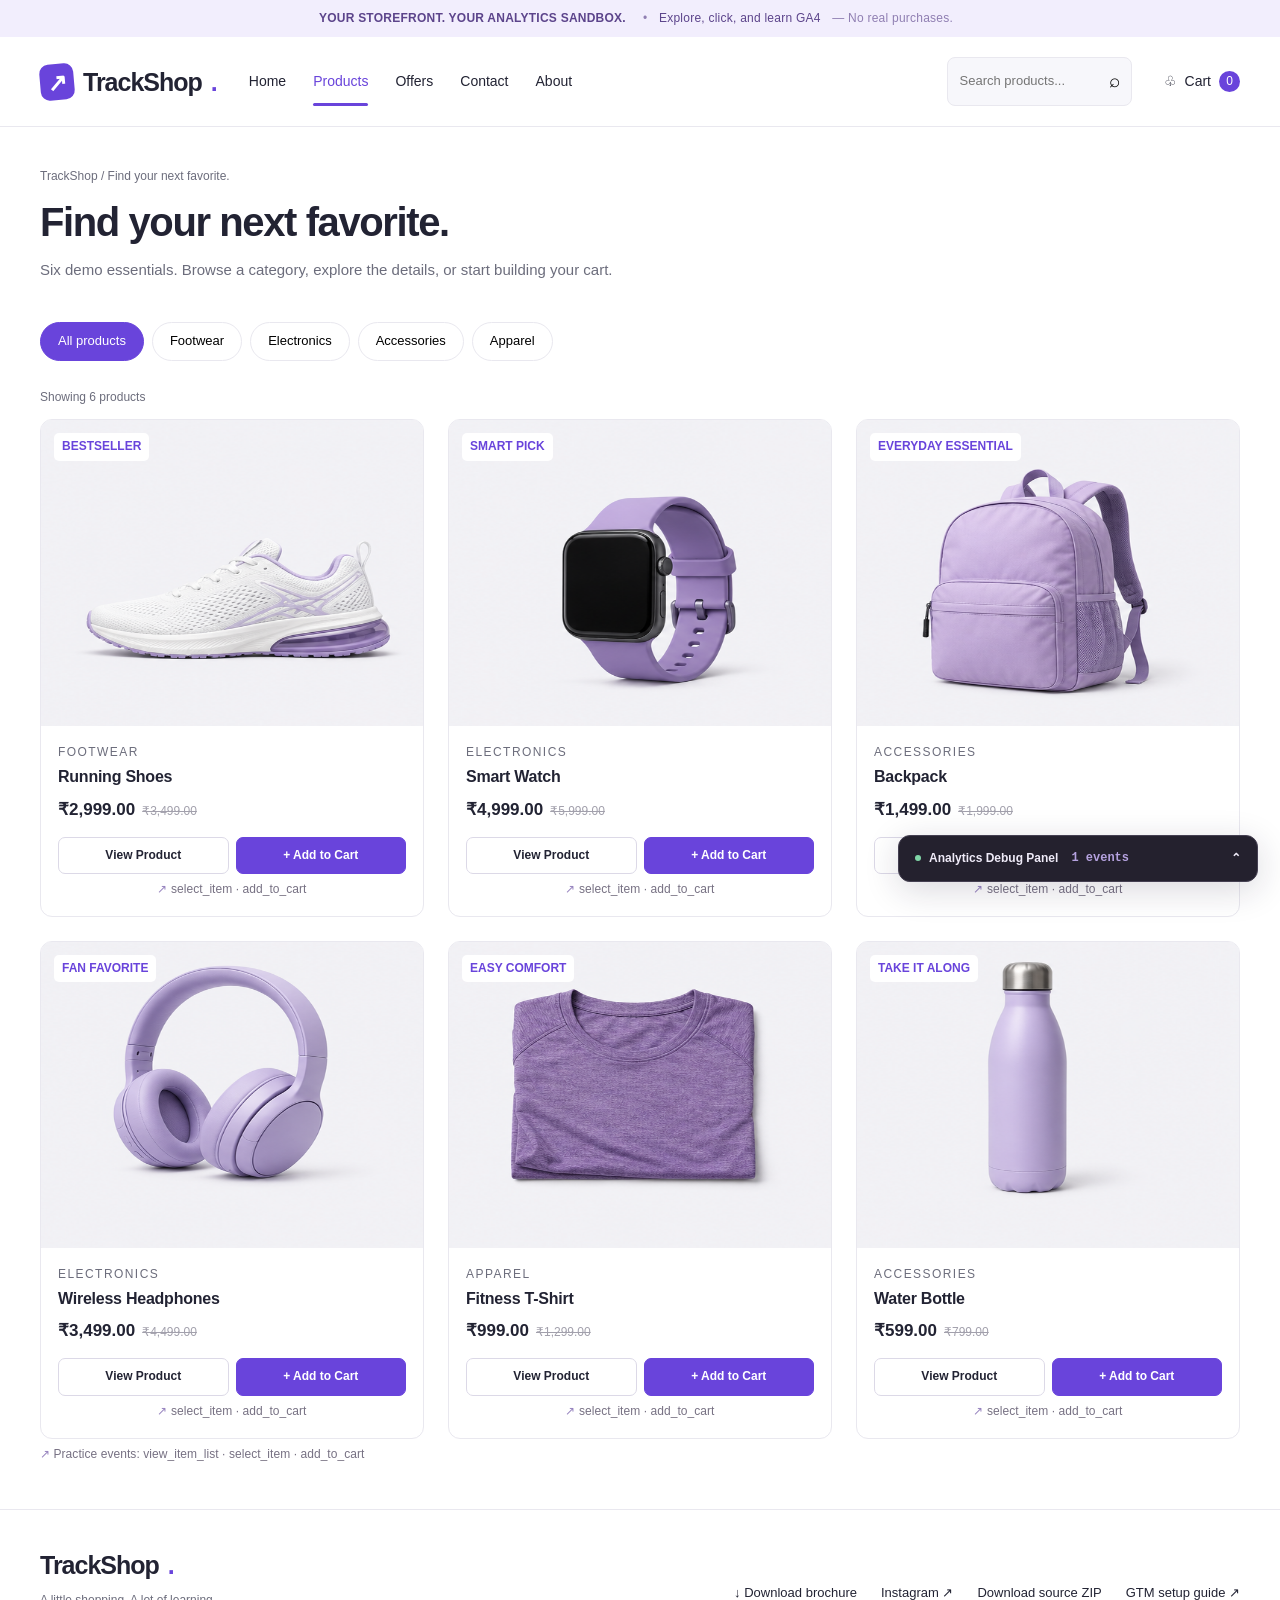
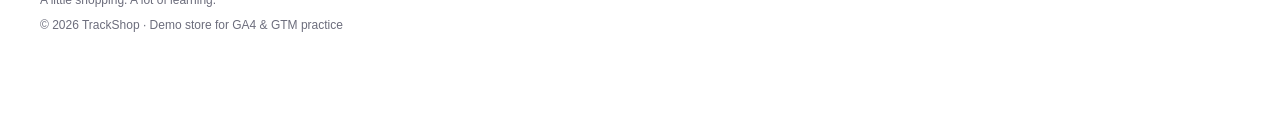
<file: products.html>
<!doctype html>
<html lang="en"><head><meta charset="utf-8"><meta name="viewport" content="width=device-width, initial-scale=1"><title>Products | TrackShop – GA4 Practice Store</title><meta name="description" content="Practice GA4 ecommerce events and Google Tag Manager with TrackShop, a frontend-only demo store.">
<!-- Initialize the data layer BEFORE the GTM snippet and before event pushes. -->
<!-- Meta Pixel Code -->
<script>
!function(f,b,e,v,n,t,s)
{if(f.fbq)return;n=f.fbq=function(){n.callMethod?
n.callMethod.apply(n,arguments):n.queue.push(arguments)};
if(!f._fbq)f._fbq=n;n.push=n;n.loaded=!0;n.version='2.0';
n.queue=[];t=b.createElement(e);t.async=!0;
t.src=v;s=b.getElementsByTagName(e)[0];
s.parentNode.insertBefore(t,s)}(window, document,'script',
'https://connect.facebook.net/en_US/fbevents.js');
fbq('init', '1648224213551762');
fbq('track', 'PageView');
</script>
<noscript><img height="1" width="1" style="display:none"
src="https://www.facebook.com/tr?id=1648224213551762&ev=PageView&noscript=1"
/></noscript>
<!-- End Meta Pixel Code -->
<script>window.dataLayer = window.dataLayer || [];</script>
<!-- Google Tag Manager -->
<script>(function(w,d,s,l,i){w[l]=w[l]||[];w[l].push({'gtm.start':
new Date().getTime(),event:'gtm.js'});var f=d.getElementsByTagName(s)[0],
j=d.createElement(s),dl=l!='dataLayer'?'&l='+l:'';j.async=true;j.src=
'https://www.googletagmanager.com/gtm.js?id='+i+dl;f.parentNode.insertBefore(j,f);
})(window,document,'script','dataLayer','GTM-KBS75N7K');</script>
<!-- End Google Tag Manager -->
<!-- GOOGLE TAG MANAGER: Paste your real GTM <script> snippet here, inside <head>. No container is installed by default. -->
<link rel="stylesheet" href="style.css"><script src="script.js" defer></script></head><body data-page="products">
<!-- Google Tag Manager (noscript) -->
<noscript><iframe src="https://www.googletagmanager.com/ns.html?id=GTM-KBS75N7K"
height="0" width="0" style="display:none;visibility:hidden"></iframe></noscript>
<!-- End Google Tag Manager (noscript) -->
<!-- GOOGLE TAG MANAGER: Paste your real GTM <noscript> snippet here, immediately after the opening <body> tag. -->
<div class="topbar"><strong>YOUR STOREFRONT. YOUR ANALYTICS SANDBOX.</strong><span>•</span> Explore, click, and learn GA4 <span>— No real purchases.</span></div>
<header class="header"><div class="wrap navrow"><a id="brand-home" class="brand" href="index.html" data-nav="Logo"><span class="brandmark">↗</span>TrackShop<span style="color:var(--purple)">.</span></a><button id="menu-toggle" class="icon-btn menu" aria-label="Toggle navigation" aria-expanded="false">☰</button><nav class="navlinks" aria-label="Main navigation"><a id="nav-home" href="index.html" data-nav="Home" class="">Home</a><a id="nav-products" href="products.html" data-nav="Products" class="active" aria-current="page">Products</a><a id="nav-offers" href="index.html#offers" data-nav="Offers" class="">Offers</a><a id="nav-contact" href="contact.html" data-nav="Contact" class="">Contact</a><a id="nav-about" href="about.html" data-nav="About" class="">About</a></nav><form id="search-form" class="search" role="search"><input id="search-input" name="q" type="search" placeholder="Search products..." aria-label="Search products"><button id="search-button" class="icon-btn" aria-label="Search" type="submit">⌕</button></form><a id="nav-cart" class="cart-link" href="cart.html" data-nav="Cart"><span aria-hidden="true">♧</span> Cart <span id="cart-count" class="count">0</span></a></div></header><main><div class="wrap page-head"><div class="breadcrumb">TrackShop / Find your next favorite.</div><h1>Find your next favorite.</h1><p>Six demo essentials. Browse a category, explore the details, or start building your cart.</p></div><section class="wrap section" style="padding-top:0"><div class="filters" aria-label="Product categories"><button id="filter-0" class="filter active" data-category="All products">All products</button><button id="filter-1" class="filter " data-category="Footwear">Footwear</button><button id="filter-2" class="filter " data-category="Electronics">Electronics</button><button id="filter-3" class="filter " data-category="Accessories">Accessories</button><button id="filter-4" class="filter " data-category="Apparel">Apparel</button></div><p id="search-status" class="small" role="status"></p><div id="product-grid" class="grid"></div><small class="practice">Practice events: view_item_list · select_item · add_to_cart</small></section></main><footer><div class="wrap"><div><a id="footer-home" class="brand" href="index.html">TrackShop<span style="color:var(--purple)">.</span></a><p>A little shopping. A lot of learning.</p><p>© 2026 TrackShop · Demo store for GA4 & GTM practice</p></div><div class="links"><a id="download-brochure" href="assets/trackshop-brochure.txt" download>↓ Download brochure</a><a id="external-link" href="https://www.instagram.com/" target="_blank" rel="noopener noreferrer">Instagram ↗</a><a id="download-source" href="assets/trackshop-source.zip" download>Download source ZIP</a><a id="footer-guide" href="about.html#setup">GTM setup guide ↗</a></div></div></footer>
<details id="analytics-debug" class="debug"><summary id="debug-toggle"><span class="dot"></span> Analytics Debug Panel <span id="debug-count" class="debug-count">0 events</span></summary><div class="debug-body"><div class="debug-tools"><span>Live dataLayer events</span><button id="clear-events" type="button">Clear log</button></div><div id="event-list" class="event-list"></div><p class="debug-tip">Local activity log. Connect your own GTM container to send events to GA4.</p></div></details>
<div id="toast" class="toast" role="status" aria-live="polite"></div><dialog id="product-modal" aria-labelledby="product-title"><button id="close-product" class="dialog-close" aria-label="Close product">×</button><div id="product-detail"></div></dialog><dialog id="playground-modal" aria-labelledby="popup-title"><button id="close-popup" class="dialog-close" aria-label="Close popup">×</button><h2 id="popup-title">A little popup. Another event.</h2><p>Opening and closing this dialog pushes a custom interaction event. Find it in the Analytics Debug Panel.</p></dialog></body></html>
</file>
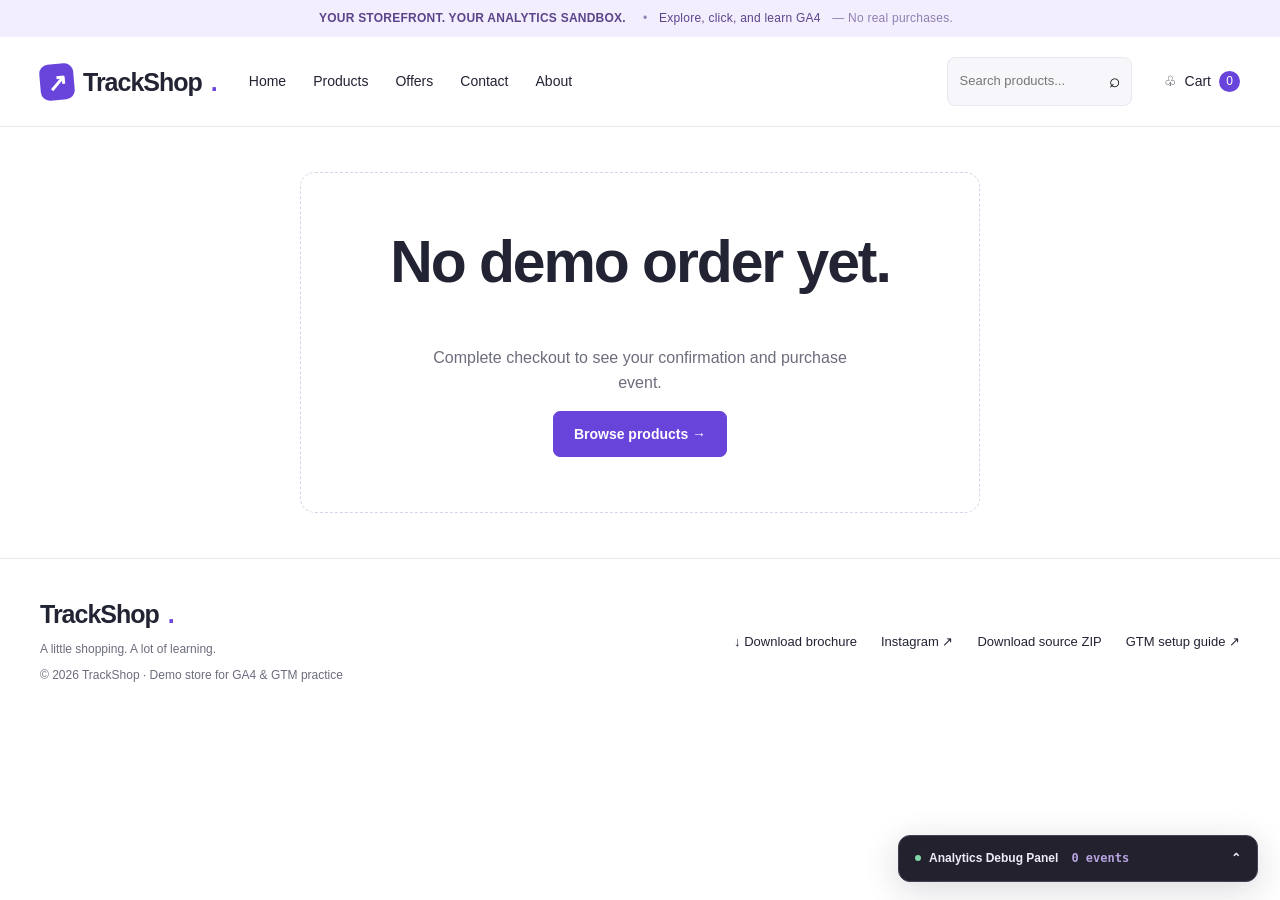
<file: thank-you.html>
<!doctype html>
<html lang="en"><head><meta charset="utf-8"><meta name="viewport" content="width=device-width, initial-scale=1"><title>Order confirmation | TrackShop – GA4 Practice Store</title><meta name="description" content="Practice GA4 ecommerce events and Google Tag Manager with TrackShop, a frontend-only demo store.">
<!-- Initialize the data layer BEFORE the GTM snippet and before event pushes. -->
<!-- Meta Pixel Code -->
<script>
!function(f,b,e,v,n,t,s)
{if(f.fbq)return;n=f.fbq=function(){n.callMethod?
n.callMethod.apply(n,arguments):n.queue.push(arguments)};
if(!f._fbq)f._fbq=n;n.push=n;n.loaded=!0;n.version='2.0';
n.queue=[];t=b.createElement(e);t.async=!0;
t.src=v;s=b.getElementsByTagName(e)[0];
s.parentNode.insertBefore(t,s)}(window, document,'script',
'https://connect.facebook.net/en_US/fbevents.js');
fbq('init', '1648224213551762');
fbq('track', 'PageView');
</script>
<noscript><img height="1" width="1" style="display:none"
src="https://www.facebook.com/tr?id=1648224213551762&ev=PageView&noscript=1"
/></noscript>
<!-- End Meta Pixel Code -->
<script>window.dataLayer = window.dataLayer || [];</script>
<!-- Google Tag Manager -->
<script>(function(w,d,s,l,i){w[l]=w[l]||[];w[l].push({'gtm.start':
new Date().getTime(),event:'gtm.js'});var f=d.getElementsByTagName(s)[0],
j=d.createElement(s),dl=l!='dataLayer'?'&l='+l:'';j.async=true;j.src=
'https://www.googletagmanager.com/gtm.js?id='+i+dl;f.parentNode.insertBefore(j,f);
})(window,document,'script','dataLayer','GTM-KBS75N7K');</script>
<!-- End Google Tag Manager -->
<!-- GOOGLE TAG MANAGER: Paste your real GTM <script> snippet here, inside <head>. No container is installed by default. -->
<link rel="stylesheet" href="style.css"><script src="script.js" defer></script></head><body data-page="thank-you">
<!-- Google Tag Manager (noscript) -->
<noscript><iframe src="https://www.googletagmanager.com/ns.html?id=GTM-KBS75N7K"
height="0" width="0" style="display:none;visibility:hidden"></iframe></noscript>
<!-- End Google Tag Manager (noscript) -->
<!-- GOOGLE TAG MANAGER: Paste your real GTM <noscript> snippet here, immediately after the opening <body> tag. -->
<div class="topbar"><strong>YOUR STOREFRONT. YOUR ANALYTICS SANDBOX.</strong><span>•</span> Explore, click, and learn GA4 <span>— No real purchases.</span></div>
<header class="header"><div class="wrap navrow"><a id="brand-home" class="brand" href="index.html" data-nav="Logo"><span class="brandmark">↗</span>TrackShop<span style="color:var(--purple)">.</span></a><button id="menu-toggle" class="icon-btn menu" aria-label="Toggle navigation" aria-expanded="false">☰</button><nav class="navlinks" aria-label="Main navigation"><a id="nav-home" href="index.html" data-nav="Home" class="">Home</a><a id="nav-products" href="products.html" data-nav="Products" class="">Products</a><a id="nav-offers" href="index.html#offers" data-nav="Offers" class="">Offers</a><a id="nav-contact" href="contact.html" data-nav="Contact" class="">Contact</a><a id="nav-about" href="about.html" data-nav="About" class="">About</a></nav><form id="search-form" class="search" role="search"><input id="search-input" name="q" type="search" placeholder="Search products..." aria-label="Search products"><button id="search-button" class="icon-btn" aria-label="Search" type="submit">⌕</button></form><a id="nav-cart" class="cart-link" href="cart.html" data-nav="Cart"><span aria-hidden="true">♧</span> Cart <span id="cart-count" class="count">0</span></a></div></header><main><section id="confirmation" class="wrap success"></section></main><footer><div class="wrap"><div><a id="footer-home" class="brand" href="index.html">TrackShop<span style="color:var(--purple)">.</span></a><p>A little shopping. A lot of learning.</p><p>© 2026 TrackShop · Demo store for GA4 & GTM practice</p></div><div class="links"><a id="download-brochure" href="assets/trackshop-brochure.txt" download>↓ Download brochure</a><a id="external-link" href="https://www.instagram.com/" target="_blank" rel="noopener noreferrer">Instagram ↗</a><a id="download-source" href="assets/trackshop-source.zip" download>Download source ZIP</a><a id="footer-guide" href="about.html#setup">GTM setup guide ↗</a></div></div></footer>
<details id="analytics-debug" class="debug"><summary id="debug-toggle"><span class="dot"></span> Analytics Debug Panel <span id="debug-count" class="debug-count">0 events</span></summary><div class="debug-body"><div class="debug-tools"><span>Live dataLayer events</span><button id="clear-events" type="button">Clear log</button></div><div id="event-list" class="event-list"></div><p class="debug-tip">Local activity log. Connect your own GTM container to send events to GA4.</p></div></details>
<div id="toast" class="toast" role="status" aria-live="polite"></div><dialog id="product-modal" aria-labelledby="product-title"><button id="close-product" class="dialog-close" aria-label="Close product">×</button><div id="product-detail"></div></dialog><dialog id="playground-modal" aria-labelledby="popup-title"><button id="close-popup" class="dialog-close" aria-label="Close popup">×</button><h2 id="popup-title">A little popup. Another event.</h2><p>Opening and closing this dialog pushes a custom interaction event. Find it in the Analytics Debug Panel.</p></dialog></body></html>
</file>
<file: style.css>
:root{--ink:#222333;--muted:#6c6d7c;--purple:#6944db;--purple-dark:#5130b8;--line:#e9e8ef;--soft:#f7f7fb;--radius:16px}*{box-sizing:border-box}html{scroll-behavior:smooth}body{margin:0;color:var(--ink);background:#fff;font-family:Inter,Arial,sans-serif;font-size:16px;line-height:1.6}button,input,select,textarea{font:inherit}a{color:inherit;text-decoration:none}button,a,input,select,textarea,summary{touch-action:manipulation}button,a{ -webkit-tap-highlight-color:transparent}button{cursor:pointer}button:disabled{opacity:.45;cursor:not-allowed}:focus-visible{outline:3px solid #b69bf9;outline-offset:4px}h1,h2,h3,p{margin-top:0}h1,h2,h3{line-height:1.15;letter-spacing:-.035em}h1{font-size:clamp(2.5rem,4.6vw,4.5rem)}h2{font-size:2rem}h3{font-size:1.2rem}p{color:var(--muted)}.wrap{width:min(1200px,calc(100% - 64px));margin:auto}.topbar{background:#f2eefd;text-align:center;padding:9px 20px;font-size:12px;color:#5c448b;letter-spacing:.02em}.topbar strong{margin-right:9px}.topbar span{opacity:.65;margin:0 8px}.header{border-bottom:1px solid var(--line);background:white}.navrow{display:flex;align-items:center;gap:32px;min-height:89px}.brand{font-size:25px;font-weight:800;display:flex;align-items:center;gap:9px;letter-spacing:-1px;white-space:nowrap}.brandmark{display:inline-grid;place-items:center;background:var(--purple);color:#fff;width:34px;height:36px;border-radius:9px;font-size:24px;transform:rotate(-5deg)}.navlinks{display:flex;gap:27px;font-size:14px}.navlinks a{padding:31px 0;position:relative}.navlinks a.active{color:var(--purple)}.navlinks a.active:after{content:'';height:3px;background:var(--purple);position:absolute;bottom:18px;left:0;right:0;border-radius:3px}.search{display:flex;margin-left:auto;background:var(--soft);border:1px solid var(--line);border-radius:8px;overflow:hidden}.search input{width:150px;padding:9px 12px;border:0;background:none;font-size:13px;min-width:0}.icon-btn{border:0;background:none;padding:8px 11px;font-size:19px}.cart-link{display:flex;gap:8px;align-items:center;white-space:nowrap;font-size:14px}.count{border-radius:50%;background:var(--purple);color:white;min-width:21px;height:21px;display:inline-grid;place-items:center;font-size:12px}.menu{display:none}.hero{display:grid;grid-template-columns:1.05fr 1fr;min-height:420px;background:#f0edfa;border-radius:20px;margin-top:32px;overflow:hidden;position:relative}.hero-copy{padding:48px 0 42px 46px;position:relative;z-index:1}.eyebrow{display:flex;align-items:center;gap:7px;color:var(--purple);font-size:12px;font-weight:700;letter-spacing:.13em;text-transform:uppercase;margin-bottom:20px}.dot{width:6px;height:6px;border-radius:50%;background:var(--purple)}.hero h1{margin-bottom:18px;font-size:clamp(2.5rem,4.2vw,3.75rem)}.hero h1 em{color:var(--purple);font-style:normal}.hero p{max-width:385px;font-size:15px;line-height:1.8;margin-bottom:23px}.actions{display:flex;gap:15px;align-items:flex-start;flex-wrap:wrap}.btn{display:inline-flex;align-items:center;justify-content:center;gap:15px;background:var(--purple);border:1px solid var(--purple);color:white;border-radius:7px;padding:11px 20px;font-size:14px;font-weight:600;min-height:43px}.btn:hover{background:var(--purple-dark);border-color:var(--purple-dark)}.btn.secondary{background:white;color:var(--ink);border-color:#dcd9e7}.btn.secondary:hover{background:#f3efff}.btn.plain{background:none;border-color:transparent;color:var(--ink)}.practice{display:block;font-size:12px;color:#777183;margin-top:6px;letter-spacing:.005em}.practice:before{content:'↗ ';color:#9784bf}.hero-art{position:relative;display:grid;align-items:center;padding:20px}.hero-art .product-art{width:100%;height:340px;aspect-ratio:auto;border-radius:50%;mix-blend-mode:multiply;background-size:300% 200%}.floating-label{position:absolute;background:rgba(255,255,255,.93);box-shadow:0 8px 25px #37216a12;border:1px solid white;padding:10px 15px;border-radius:10px;line-height:1.5;font-size:12px;right:25px;top:52px;transform:rotate(5deg)}.floating-label strong{display:block;font-size:15px}.floating-label.lower{top:auto;bottom:43px;right:37px;transform:rotate(-4deg)}.hero-note{font-family:monospace;font-size:12px;color:#817397;margin-top:23px}.benefits{display:grid;grid-template-columns:repeat(3,1fr);border-bottom:1px solid var(--line);padding:25px 0;gap:20px}.benefit{display:flex;align-items:center;justify-content:center;gap:12px;font-size:13px}.benefit .symbol{color:var(--purple);background:#f2eefa;width:35px;height:35px;display:grid;place-items:center;border-radius:8px;font-size:19px}.benefit strong{font-size:13px;display:block}.benefit small{font-size:12px;color:var(--muted)}.section{padding:45px 0}.section-heading{display:flex;justify-content:space-between;align-items:end;margin-bottom:23px;gap:20px}.section-heading h2{margin:0 0 8px}.section-heading p{margin:0;font-size:14px}.text-link{color:var(--purple);font-size:14px;font-weight:600;white-space:nowrap}.grid{display:grid;grid-template-columns:repeat(3,minmax(0,1fr));gap:24px}.home-grid{grid-template-columns:repeat(4,minmax(0,1fr))}.product-card{border:1px solid var(--line);border-radius:12px;overflow:hidden;background:white;transition:transform .2s,box-shadow .2s}.product-card:hover{transform:translateY(-4px);box-shadow:0 12px 24px #22233309}.product-art{aspect-ratio:1.25;background-color:#f3f3f7;background-image:url('assets/products.png');background-size:300% 200%;background-repeat:no-repeat;position:relative}.art-0{background-position:0 0}.art-1{background-position:50% 0}.art-2{background-position:100% 0}.art-3{background-position:0 100%}.art-4{background-position:50% 100%}.art-5{background-position:100% 100%}.badge{display:inline-block;background:white;border-radius:5px;padding:4px 8px;font-size:12px;color:var(--purple);font-weight:600;margin:13px;position:absolute;top:0;left:0}.card-info{padding:17px}.category{font-size:12px;text-transform:uppercase;letter-spacing:.12em;color:var(--muted);margin-bottom:6px}.card-info h3{font-size:16px;margin-bottom:9px;letter-spacing:-.015em}.price{font-weight:700;font-size:17px}.old-price{color:#a2a0ac;text-decoration:line-through;font-size:12px;margin-left:7px;font-weight:400}.card-actions{display:grid;grid-template-columns:1fr 1fr;gap:7px;margin-top:14px}.card-actions .btn{font-size:12px;padding:8px;min-height:35px;gap:4px}.card-info .practice{font-size:12px;text-align:center}.offer{background:#27203c;color:white;border-radius:14px;display:flex;justify-content:space-between;align-items:center;padding:30px 35px;gap:25px}.offer h2{font-size:25px;margin-bottom:8px}.offer p{color:#c6bfd7;margin:0;font-size:14px}.coupon{border:1px dashed #a697cb;border-radius:7px;padding:12px 22px;letter-spacing:.14em;font-family:monospace;color:white;background:#ffffff0b}.split{display:grid;grid-template-columns:1fr 1fr;gap:26px}.panel{border:1px solid var(--line);border-radius:14px;padding:28px}.panel h2{font-size:24px}.panel p{font-size:14px}.playground{display:grid;grid-template-columns:repeat(3,1fr);gap:9px}.playground .btn{font-size:12px;padding:8px}.video-screen{height:200px;border-radius:10px;background:linear-gradient(130deg,#211437,#5d3eb0);color:white;display:grid;place-content:center;text-align:center;margin-bottom:12px}.video-screen strong{font-size:24px;letter-spacing:-.04em}.video-screen small{color:#c5b3eb;margin-top:6px}.video-controls{display:flex;gap:6px;flex-wrap:wrap}.video-controls button{background:var(--soft);border:1px solid var(--line);border-radius:5px;padding:6px 11px;font-size:12px}.newsletter{padding:32px;border-radius:13px;background:#f5f2fc;display:flex;align-items:center;gap:45px;margin-bottom:44px}.newsletter>div{flex:1}.newsletter h2{font-size:24px;margin-bottom:7px}.newsletter p{font-size:14px;margin:0}.newsletter form{flex:1}.inline-form{display:flex;gap:8px}.inline-form input{flex:1;min-width:0}.field,input[type=email],input[type=text],input[type=tel],input[type=number],select,textarea{border:1px solid #dedce6;background:white;border-radius:7px;padding:11px 13px;color:var(--ink)}footer{border-top:1px solid var(--line);padding:35px 0 90px}footer .wrap{display:flex;justify-content:space-between;gap:25px;align-items:center}footer p{font-size:12px;margin:6px 0}footer .links{display:flex;gap:24px;font-size:13px}.page-head{padding:40px 0 25px}.page-head h1{font-size:40px;margin:13px 0}.breadcrumb{font-size:12px;color:var(--muted)}.page-head p{max-width:680px;font-size:15px}.filters{display:flex;gap:8px;flex-wrap:wrap;margin:0 0 27px}.filter{background:white;border:1px solid var(--line);border-radius:30px;padding:8px 17px;font-size:13px}.filter.active{background:var(--purple);border-color:var(--purple);color:white}.empty{padding:55px 24px;text-align:center;border:1px dashed #d9d3e9;border-radius:15px;grid-column:1/-1}.empty p{margin:15px auto;max-width:450px}.cart-layout,.checkout-layout{display:grid;grid-template-columns:1.6fr 1fr;gap:32px;margin-bottom:50px;align-items:start}.cart-row{display:grid;grid-template-columns:90px 1fr auto;gap:20px;padding:23px 0;border-bottom:1px solid var(--line);align-items:center}.cart-row .product-art{aspect-ratio:1;border-radius:10px}.cart-row h3{font-size:17px;margin:0 0 5px}.cart-row p{font-size:12px;margin:0}.qty{display:flex;gap:8px;align-items:center;margin-top:10px}.qty button{border:1px solid var(--line);background:white;border-radius:4px;width:30px;height:30px}.qty input{width:58px;padding:4px;text-align:center}.remove{background:none;border:0;color:#8a5362;font-size:12px;padding:8px 0}.summary{background:var(--soft);border:1px solid var(--line);border-radius:12px;padding:26px}.summary h2{font-size:22px}.summary-line{display:flex;justify-content:space-between;gap:15px;margin:15px 0;font-size:14px}.summary-line.total{border-top:1px solid #dedbe5;padding-top:17px;font-weight:700;font-size:19px}.summary .btn{width:100%;margin-top:12px}.small{font-size:12px;color:var(--muted)}.form-grid{display:grid;grid-template-columns:1fr 1fr;gap:18px}label{display:block;font-size:13px;font-weight:600;margin-bottom:6px}.form-grid input,.form-grid textarea,.form-grid select{width:100%}.full{grid-column:1/-1}fieldset{border:0;padding:0;margin:0 0 25px}legend{font-weight:700;font-size:21px;margin:0 0 16px}.notice{padding:13px 16px;border-radius:8px;background:#f1edfa;color:#665084;font-size:13px;margin-bottom:22px}.status{color:#387457;font-size:13px;min-height:20px;margin-top:8px}.payment-options{display:flex;gap:10px;flex-wrap:wrap}.payment-options label{border:1px solid var(--line);padding:12px;border-radius:7px;font-weight:400}.payment-options input{accent-color:var(--purple)}.success{max-width:680px;margin:45px auto;text-align:center}.success-icon{width:68px;height:68px;display:grid;place-items:center;border-radius:50%;background:#eeebfa;color:var(--purple);font-size:30px;margin:0 auto 24px}.success .summary{text-align:left;margin:25px 0}.about-layout{display:grid;grid-template-columns:210px 1fr;gap:65px;margin-bottom:60px}.about-nav{position:sticky;top:25px;align-self:start;font-size:13px}.about-nav a{display:block;margin:12px 0;color:var(--muted)}.lesson{min-height:500px;padding:40px 0;border-bottom:1px solid var(--line)}.lesson h2{font-size:30px}.lesson p,.lesson li{font-size:16px;line-height:1.9;color:var(--muted)}.lesson .step-no{font-size:12px;letter-spacing:.1em;color:var(--purple);font-weight:700}.code{background:#27203c;color:#d7c9f8;padding:20px;border-radius:10px;font-size:13px;white-space:pre-wrap;overflow-wrap:anywhere}.debug{position:fixed;bottom:18px;right:22px;width:360px;max-width:calc(100vw - 28px);z-index:20;border:1px solid #454052;border-radius:12px;background:#24212e;color:#efebf8;box-shadow:0 8px 35px #1c17352a;overflow:hidden}.debug summary{padding:13px 16px;cursor:pointer;list-style:none;font-size:12px;font-weight:600;display:flex;gap:8px;align-items:center}.debug summary:after{content:'⌃';margin-left:auto}.debug[open] summary:after{content:'⌄'}.debug .dot{background:#80d6a7}.debug-count{font-family:monospace;color:#b5a2df;font-size:12px;margin-left:5px}.debug-body{border-top:1px solid #454052;padding:13px}.debug-tools{display:flex;align-items:center;justify-content:space-between;font-size:12px;color:#b8adc9}.debug-tools button{background:none;color:#d0c4e7;border:1px solid #5b506b;border-radius:5px;font-size:12px}.event-list{max-height:280px;overflow:auto}.event{padding:13px 0;border-bottom:1px solid #3e374a}.event strong{color:#c8aaff;font:12px monospace}.event time{float:right;font:12px monospace;color:#b3a7c2}.event pre{font:12px/1.6 monospace;white-space:pre-wrap;overflow-wrap:anywhere;color:#c7c0d2;margin:6px 0 0}.debug-tip{color:#b6a9c9;font-size:12px;margin:10px 0 0}.toast{position:fixed;top:22px;left:50%;transform:translateX(-50%);background:#27203c;color:white;border-radius:9px;padding:12px 23px;z-index:50;box-shadow:0 5px 20px #0002;font-size:14px;max-width:90vw;text-align:center}.toast:empty{display:none}dialog{border:1px solid var(--line);border-radius:17px;width:min(700px,calc(100vw - 30px));padding:30px;max-height:90vh;overflow:auto;color:var(--ink)}dialog::backdrop{background:#21173588;backdrop-filter:blur(4px)}.dialog-close{float:right;border:0;background:var(--soft);border-radius:50%;width:32px;height:32px}.detail-layout{display:grid;grid-template-columns:1fr 1fr;gap:25px;clear:both;padding-top:15px}.detail-layout .product-art{aspect-ratio:1;border-radius:12px}.detail-layout h2{font-size:28px}.detail-layout p{font-size:14px}.detail-layout .actions{margin-top:20px}.contact-aside{background:#f4f0fb;padding:32px;border-radius:14px}.contact-aside h2{font-size:25px}.contact-aside p{font-size:14px}.learning-path{font-family:monospace;font-size:13px;color:var(--purple);padding:18px 0;line-height:2}.mobile-only{display:none}progress{width:100%;height:6px;accent-color:var(--purple)}@media(min-width:1400px){.wrap{width:1200px}}@media(max-width:1050px){.navrow{gap:20px}.navlinks{gap:18px}.search input{width:110px}.home-grid{grid-template-columns:repeat(2,1fr)}.hero-copy{padding-left:30px}.hero-art .product-art{height:290px}.playground{grid-template-columns:repeat(2,1fr)}}@media(max-width:760px){.wrap{width:calc(100% - 32px)}.topbar{font-size:12px}.topbar span:last-child{display:none}.navrow{min-height:74px;gap:15px;flex-wrap:wrap;padding:14px 0}.brand{font-size:22px}.navlinks{display:none;order:5;width:100%;justify-content:space-between;font-size:13px}.navlinks.open{display:flex}.navlinks a{padding:10px 0}.navlinks a.active:after{bottom:2px}.menu{display:block;margin-left:auto}.search{order:6;width:100%;margin:0}.search input{width:100%;font-size:14px}.hero{grid-template-columns:1fr;margin-top:20px}.hero-copy{padding:32px 25px 0}.hero h1{font-size:43px}.hero p{font-size:14px}.hero-art{height:260px;padding:0 25px}.hero-art .product-art{height:260px;width:90%;margin:auto}.floating-label{top:30px;right:20px;font-size:12px}.floating-label.lower{bottom:20px}.hero-note{margin-top:14px}.benefits{gap:10px;padding:18px 0}.benefit{gap:6px;justify-content:start}.benefit .symbol{display:none}.benefit strong{font-size:12px}.benefit small{font-size:12px}.section{padding:30px 0}.section-heading h2{font-size:25px}.section-heading p{font-size:12px}.text-link{font-size:12px}.grid{grid-template-columns:repeat(2,minmax(0,1fr));gap:13px}.card-info{padding:12px}.card-info h3{font-size:14px}.card-actions{grid-template-columns:1fr}.card-actions .btn{font-size:12px}.card-info .practice{font-size:12px}.price{font-size:15px}.old-price{font-size:12px}.badge{font-size:12px;margin:8px}.split{grid-template-columns:1fr}.panel{padding:23px}.playground{grid-template-columns:repeat(3,1fr)}.offer{padding:25px;align-items:start;flex-direction:column;gap:18px}.newsletter{padding:25px;flex-direction:column;align-items:stretch;gap:20px}.newsletter .btn{padding:10px 12px}.newsletter p{font-size:13px}footer .wrap{align-items:start;flex-direction:column}footer .links{flex-wrap:wrap}.cart-layout,.checkout-layout{grid-template-columns:1fr;gap:25px}.cart-row{grid-template-columns:66px 1fr auto;gap:12px}.cart-row h3{font-size:14px}.page-head h1{font-size:33px}.form-grid{grid-template-columns:1fr}.about-layout{grid-template-columns:1fr;gap:0}.about-nav{position:static;border-bottom:1px solid var(--line);padding-bottom:16px}.about-nav a{display:inline-block;margin:4px 16px 4px 0}.lesson{min-height:600px}.debug{bottom:12px;right:14px;width:320px}.detail-layout{grid-template-columns:1fr}.detail-layout .product-art{aspect-ratio:1.5}.detail-layout h2{font-size:25px}.payment-options{flex-direction:column}.section-heading{gap:10px}.section-heading .text-link{white-space:normal;text-align:right}}@media(prefers-reduced-motion:reduce){html{scroll-behavior:auto}*{transition:none!important}}

footer .links{flex-wrap:wrap;justify-content:flex-end;max-width:620px}.practice{font-size:12px!important}.card-actions .btn{font-size:12px}@media(max-width:760px){footer .links{justify-content:flex-start}.benefits{grid-template-columns:1fr;gap:8px}.benefit{justify-content:center}.benefit small{display:none}.benefit strong{font-size:12px}}
</file>
